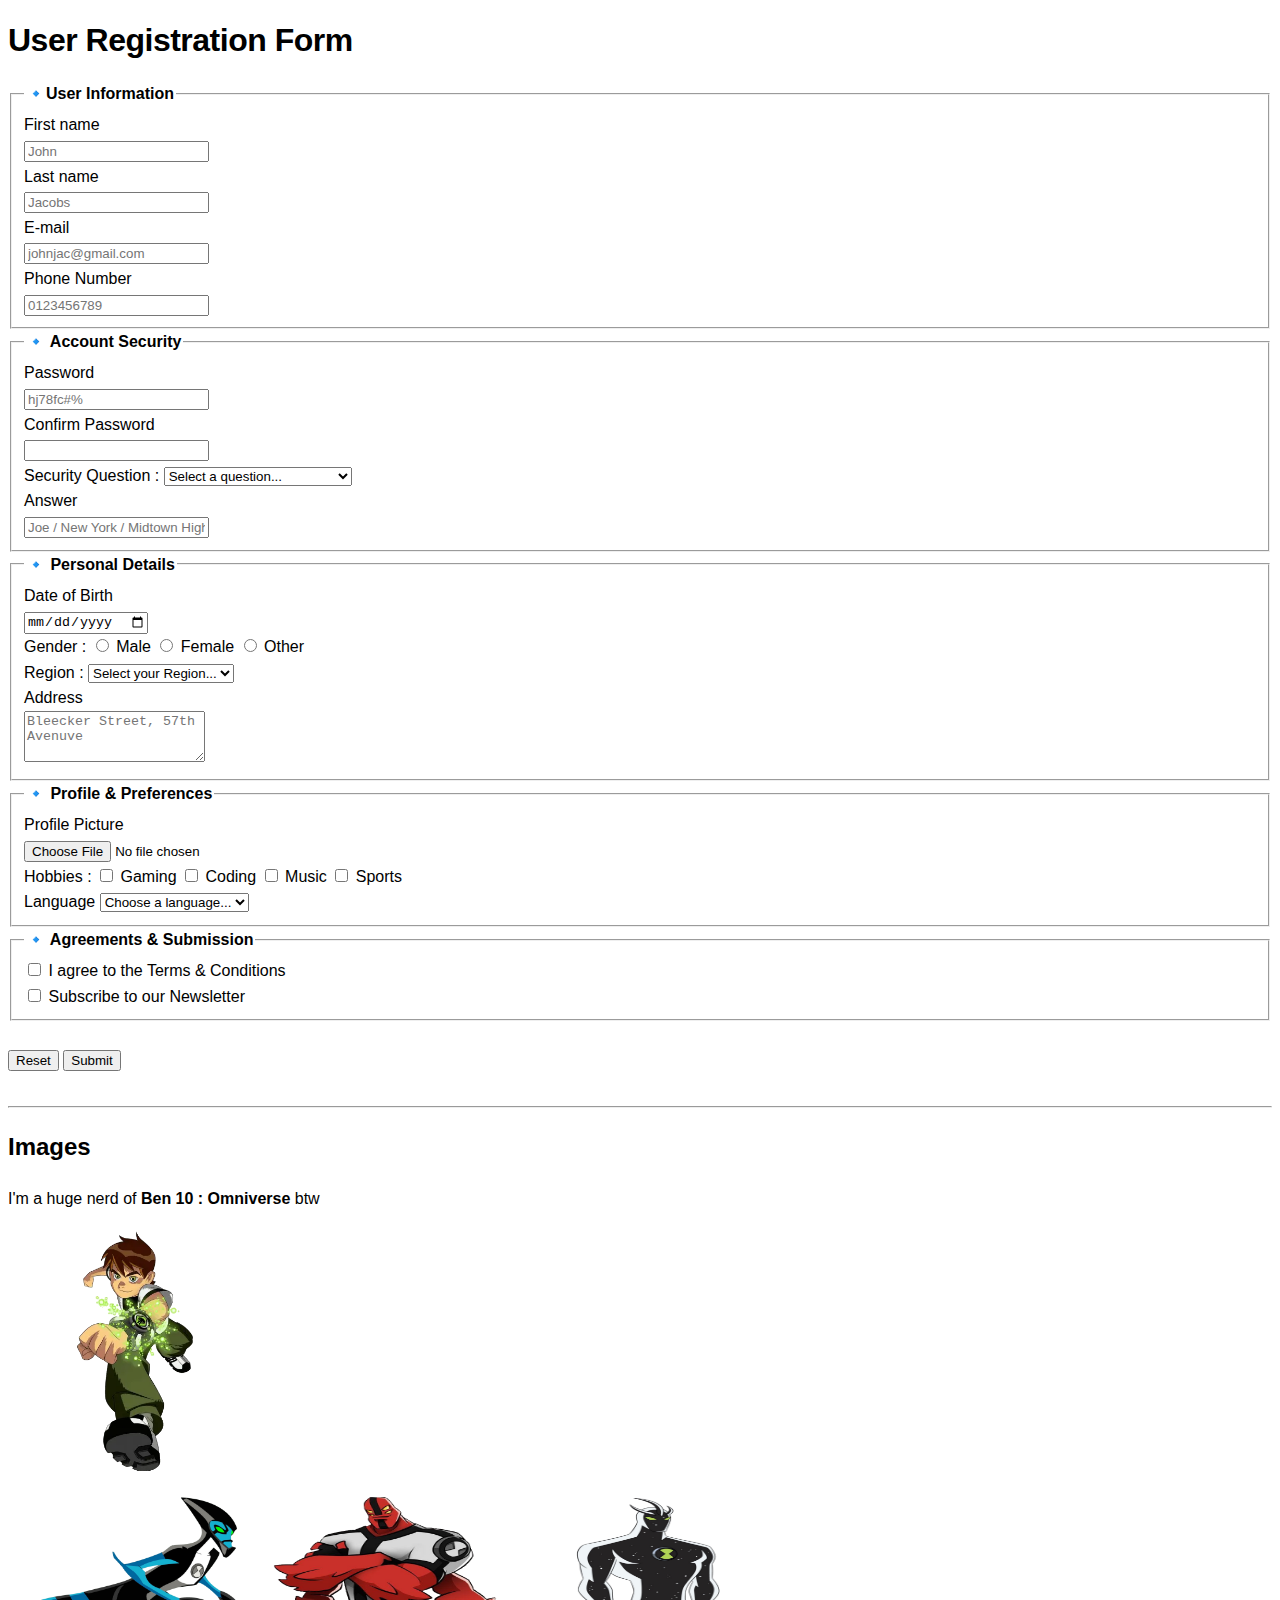
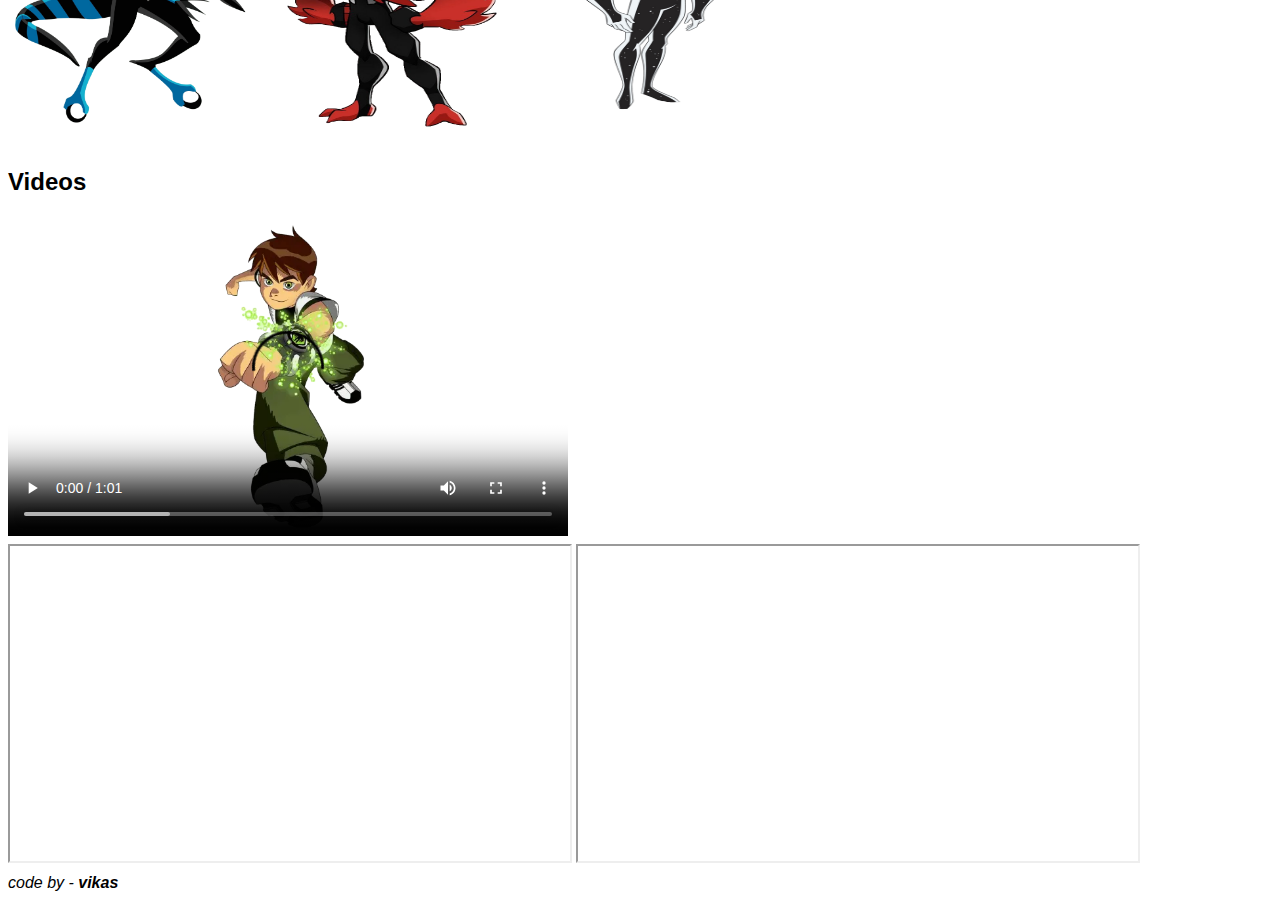
<file: index.html>
<!DOCTYPE html>
<html lang="en-US">
<head>
    <meta charset="UTF-8">
    <meta name="viewport" content="width=device-width, initial-scale=1.0">
    <meta name="author" content="Vikas">
    <meta name="description" content="repo for my daily codes">
    <link rel="stylesheet" href="assets/style.css">
    <title>Daily codes</title>
</head>
<body>
    <header>
        <!-- HTML Form -->
         <h1>User Registration Form</h1>
    </header>
    <main>
        <section>
            <form>
            <fieldset>
                <legend><strong>🔹User Information</strong></legend>
                    <!-- First Name -->
                    <label for="fname">First name</label><br>
                    <input type="text" id="fname" name="fname" placeholder="John" required minlength="3" maxlength="20"><br>
                
                    <!-- Last Name -->
                    <label for="lname">Last name</label> <br>
                    <input type="text" id="lname" name="lname" placeholder="Jacobs" minlength="3" maxlength="20"> <br>

                    <!-- E-mail -->
                    <label for="email">E-mail</label><br>
                    <input type="email" id="email" name="email" placeholder="johnjac@gmail.com" required><br>

                    <!-- Phone -->
                    <label for="phone">Phone Number</label><br>
                    <input type="tel" id="phone" name="phone" pattern="[0-9]{10}" placeholder="0123456789" required><br>

            </fieldset>

            <fieldset>
                <legend><strong>🔹 Account Security</strong></legend>
                <!-- Password -->
                <label for="pass">Password</label><br>
                <input type="password" id="pass" name="pass" placeholder="hj78fc#%" minlength="8" maxlength="16" required><br>

                <label for="confirm-pass">Confirm Password</label><br>
                <input type="password" id="confirm-pass" name="confirm-pass" minlength="8" maxlength="16" required><br>

                <!-- Security Question -->
                <label for="security-Q">Security Question :</label>
                <select name="security-Q" id="security-Q" required>
                    <option value="">Select a question...</option>
                    <option value="pet">What is your first pet name?</option>
                    <option value="school">What is your first school?</option>
                    <option value="city">In what city were you born?</option>
                </select><br>

                <label for="security-A">Answer</label><br>
                <input type="text" id="security-A" name="security-A" placeholder="Joe / New York / Midtown High School" required><br>
            </fieldset>

            <fieldset>
                <legend><strong>🔹 Personal Details</strong></legend>
                    <!-- Date of Birth -->
                    <label for="dob">Date of Birth</label><br>
                    <input type="date" id="dob" name="dob" required><br>
                
                    <!-- Gender -->
                    <label for="gender">Gender :</label>

                    <input type="radio" id="male" name="gender" value="male">
                    <label for="male">Male</label>

                    <input type="radio" id="female" name="gender" value="female">
                    <label for="female">Female</label>

                    <input type="radio" id="other" name="gender" value="other">
                    <label for="other">Other</label><br>

                    <!-- Region / Continent -->
                    <label for="Continent">Region :</label>
                    <select name="Continent" id="Continent" required>
                        <option value="">Select your Region...</option>
                        <option value="NA">North America</option>
                        <option value="SA">South America</option>
                        <option value="EU">Europe</option>
                        <option value="AS">Asia</option>
                        <option value="AUS">Australia</option>
                        <option value="AF">Africa</option>
                        <option value="AN">Antarctica</option>
                    </select><br>

                    <!-- Address -->
                    <label for="address">Address</label><br>
                    <textarea name="address" id="address" placeholder="Bleecker Street, 57th Avenuve" rows="3" required></textarea><br>
            </fieldset>

            <fieldset>
                <legend><strong>🔹 Profile & Preferences</strong></legend>

                    <!-- Profile Picutre -->
                    <label for="pfp">Profile Picture</label><br>
                    <input type="file" id="pfp" name="pfp" accept="image/*"><br>

                    <!-- Interests -->
                    <label for="interests">Hobbies :</label>
                    <input type="checkbox"  id="gaming" name="interests" value="Gaming">
                    <label for="gaming">Gaming</label>
                    <input type="checkbox" id="coding" name="interests" value="Coding">
                    <label for="coding">Coding</label>
                    <input type="checkbox" id="music" name="interests" value="Music">
                    <label for="music">Music</label>
                    <input type="checkbox" id="sports" name="interests" value="Sports">
                    <label for="sports">Sports</label><br>
                    
                    <!-- Languages -->
                     <label for="lang">Language</label>
                     <select name="lang" id="lang">
                        <option value="">Choose a language...</option>
                        <option value="English">English</option>
                        <option value="Spanish">Spanish</option>
                        <option value="French">French</option>
                        <option value="German">German</option>
                        <option value="Urdu">Urdu</option>
                        <option value="Hindi">Hindi</option>
                        <option value="Chinese">Chinese</option>
                        <option value="Japanese">Japanese</option>
                        <option value="Korean">Korean</option>
                    </select><br>
            </fieldset>

            <fieldset>
                <legend><strong>🔹 Agreements & Submission</strong></legend>
                    <!-- Terms and Conditions -->
                    <input type="checkbox" id="T&C" name="T&C" required>
                    <label for="T&C">I agree to the Terms & Conditions</label><br>

                    <!-- Newsletter Subscribe -->
                     <input type="checkbox" id="Newsletter" name="Newsletter">
                     <label for="Newsletter">Subscribe to our Newsletter</label>
            </fieldset>
            
                <br>

                    <div>
                        <!--Reset & Submit Button -->
                        <input type="reset">
                        <input type="submit">
                    </div>

                <br>
            </form>
        </section><hr>

        <section>
            <!-- Image and Videos Showcase -->
            <h2>Images</h2>

                    <p>I'm a huge nerd of <strong>Ben 10 : Omniverse</strong> btw</p>

                    <!-- src="" --> <!-- optimized format -->
                    <!-- alt="" --> <!-- improves accessibility, SEO -->
                    <!-- width="", height="" --> <!-- prevents CLS ( Cmulative Layout Shift ) -->
                    <!-- loading="lazy" --> <!-- improves performance loads only when the user is about to see it -->
                    <!-- decoding="async" --> <!-- faster paint, non-blocking -->
                    <img
                    src="assets/images/webp/ben-10-webp.webp" 
                    alt="Ben Tennyson with his omnitrix"
                    title="Ben Tennyson"
                    width="250"
                    height="250"
                    loading="lazy"
                    decoding="async" 
                    />

            <div>
                <!-- XLR8 -->         
                <img src="assets/ben10-xlr8-png.png"
                alt="This is alien XLR8" 
                height="250" width="250"
                loading="lazy"
                >

                <!-- Rath -->
               <!-- <img src="assets/ben10-rath-avif.avif" 
                alt="This is alien Heatblast" 
                height="250" width="250"
                loading="lazy"
                 > -->

                <!-- Fourarms -->
                <img src="assets/ben10-fourarms-png.png" 
                alt="This is alien Fourarms" 
                height="250" width="250"
                loading="lazy"
                >

                <!-- AlienX -->
                <img src="assets/ben10-alienX-png.png" 
                alt="This is alien AlienX" 
                height="250" width="250"
                loading="lazy"
                >
            </div>

        <article>
            <h2>Videos</h2> <!--width="340" height="240"-->
            <video 
            src="assets/videos/Ben10-Classic-OpeningTheme(eng).mp4"
            controls
            loop
            playsinline
            preload="metadata" 
            height="315"
            width="560"
            poster="assets/images/vidoecover/ben-10-webp.webp"
            >
            Sorry, your browser doesn't support embedded videos.
            </video>
        </article>
        </section>

        <section>
            <!-- Embedding iframes(inline frame) -->

            <!-- referrerPolicy="no-referrer" = 🔒 Don't tell iframe where the user came from (privacy) -->
            <!--sandbox="allow-scripts allow-same-origin" = 🛡️ Only allow scripts + access to its own data (safe but usable) -->
            
            <iframe 
             src="https://www.youtube.com/embed/XbhecuoEgxs?si=Gtso8z1vFziJqy8E&amp;start=253"
             title="Marvel edit" 
             height="315"
             width="560"
             loading="lazy"
             allowfullscreen
             referrerpolicy="no-referrer"
             
             > </iframe>

             <iframe 
             src="https://www.youtube.com/embed/jKSi87myWds?si=qsOjG_bz7k8z11M7"
             title="Ben 10 Omniverse Theme track" 
             height="315"
             width="560"
             loading="lazy"
             allowfullscreen
             referrerpolicy="no-referrer"
             sandbox="allow-scripts allow-same-origin"
             > </iframe>

        </section>

        <section class="ben10">
            
        </section>

    </main>
    <footer>
        <em>code by - <strong>vikas</strong></em>
    </footer>
</body>
</html>
</file>
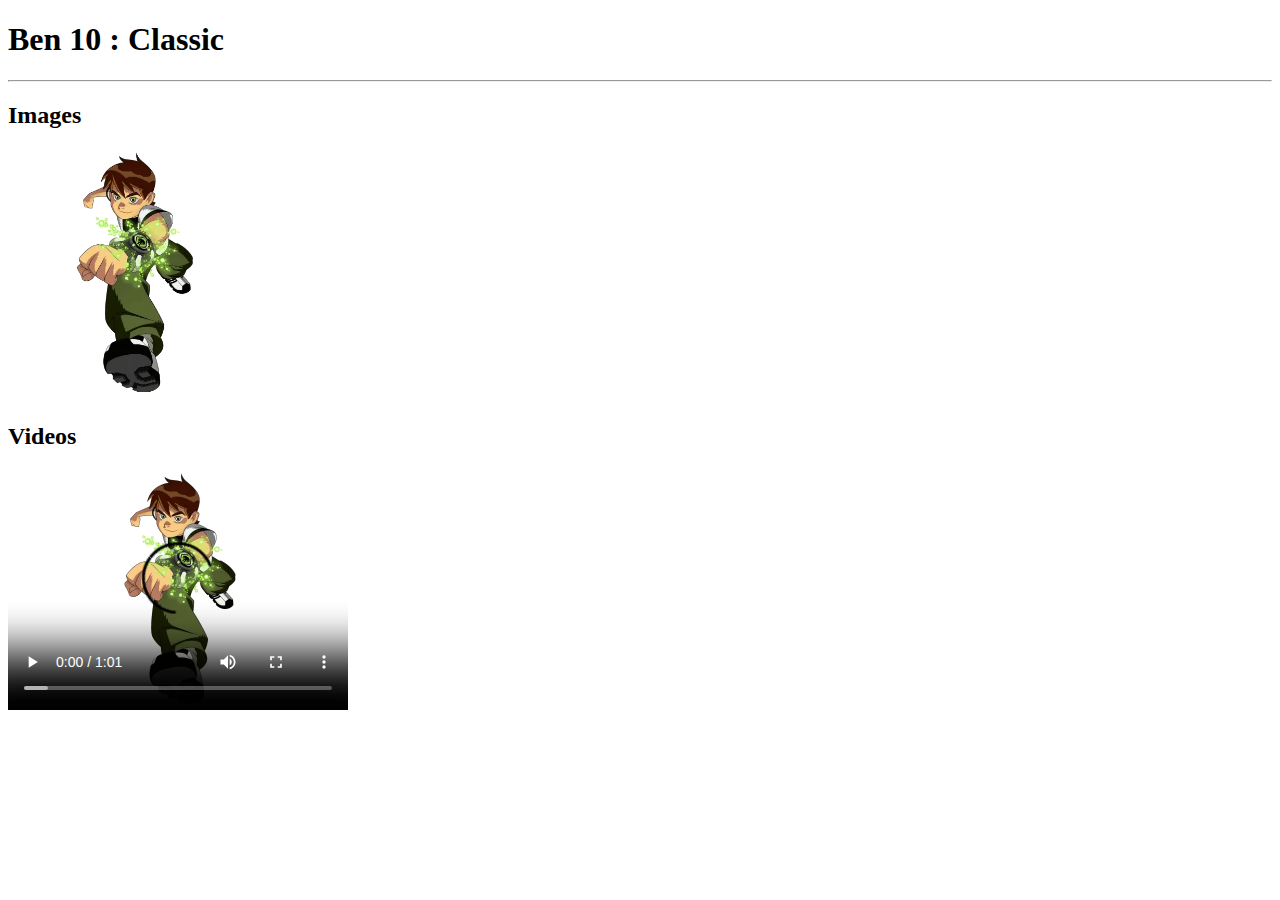
<file: assets/index.html>
<!DOCTYPE html>
<html lang="en">
<head>
    <meta charset="UTF-8">
    <meta name="viewport" content="width=device-width, initial-scale=1.0">
    <meta name="author" content="Vikas Kapparad">
    <meta name="description" content="Playing with HTML images and implementing modern practices">
    <title>Responsive Image Pro Task</title>
</head>
<body>
    <header>
        <h1><strong>Ben 10 : Classic</strong></h1><hr>
    </header>
    <main>
        <section>
            <h2>Images</h2>
                    <!-- src="" --> <!-- optimized format -->
                    <!-- alt="" --> <!-- improves accessibility, SEO -->
                    <!-- width="", height="" --> <!-- prevents CLS ( Cmulative Layout Shift ) -->
                    <!-- loading="lazy" --> <!-- improves performance loads only when the user is about to see it -->
                    <!-- decoding="async" --> <!-- faster paint, non-blocking -->
                    <img
                    src="images/webp/ben-10-webp.webp" 
                    alt="Ben Tennyson with his omnitrix"
                    title="Ben Tennyson"
                    width="250"
                    height="250"
                    loading="lazy"
                    decoding="async" 
                    />
        </section>

        <section>
            <h2>Videos</h2>
            <article>

            </article>
                <video 
                src="videos/Ben 10-Classic-OpeningTheme(eng).mp4"
                controls
                loop
                playsinline
                preload="metadata" 
                width="340" height="240"
                poster="images/vidoecover/ben-10-webp.webp"
                >
                Sorry, your browser doesn't support embedded videos.
                </video>
        </section>
    </main>
</body>
</html>
</file>
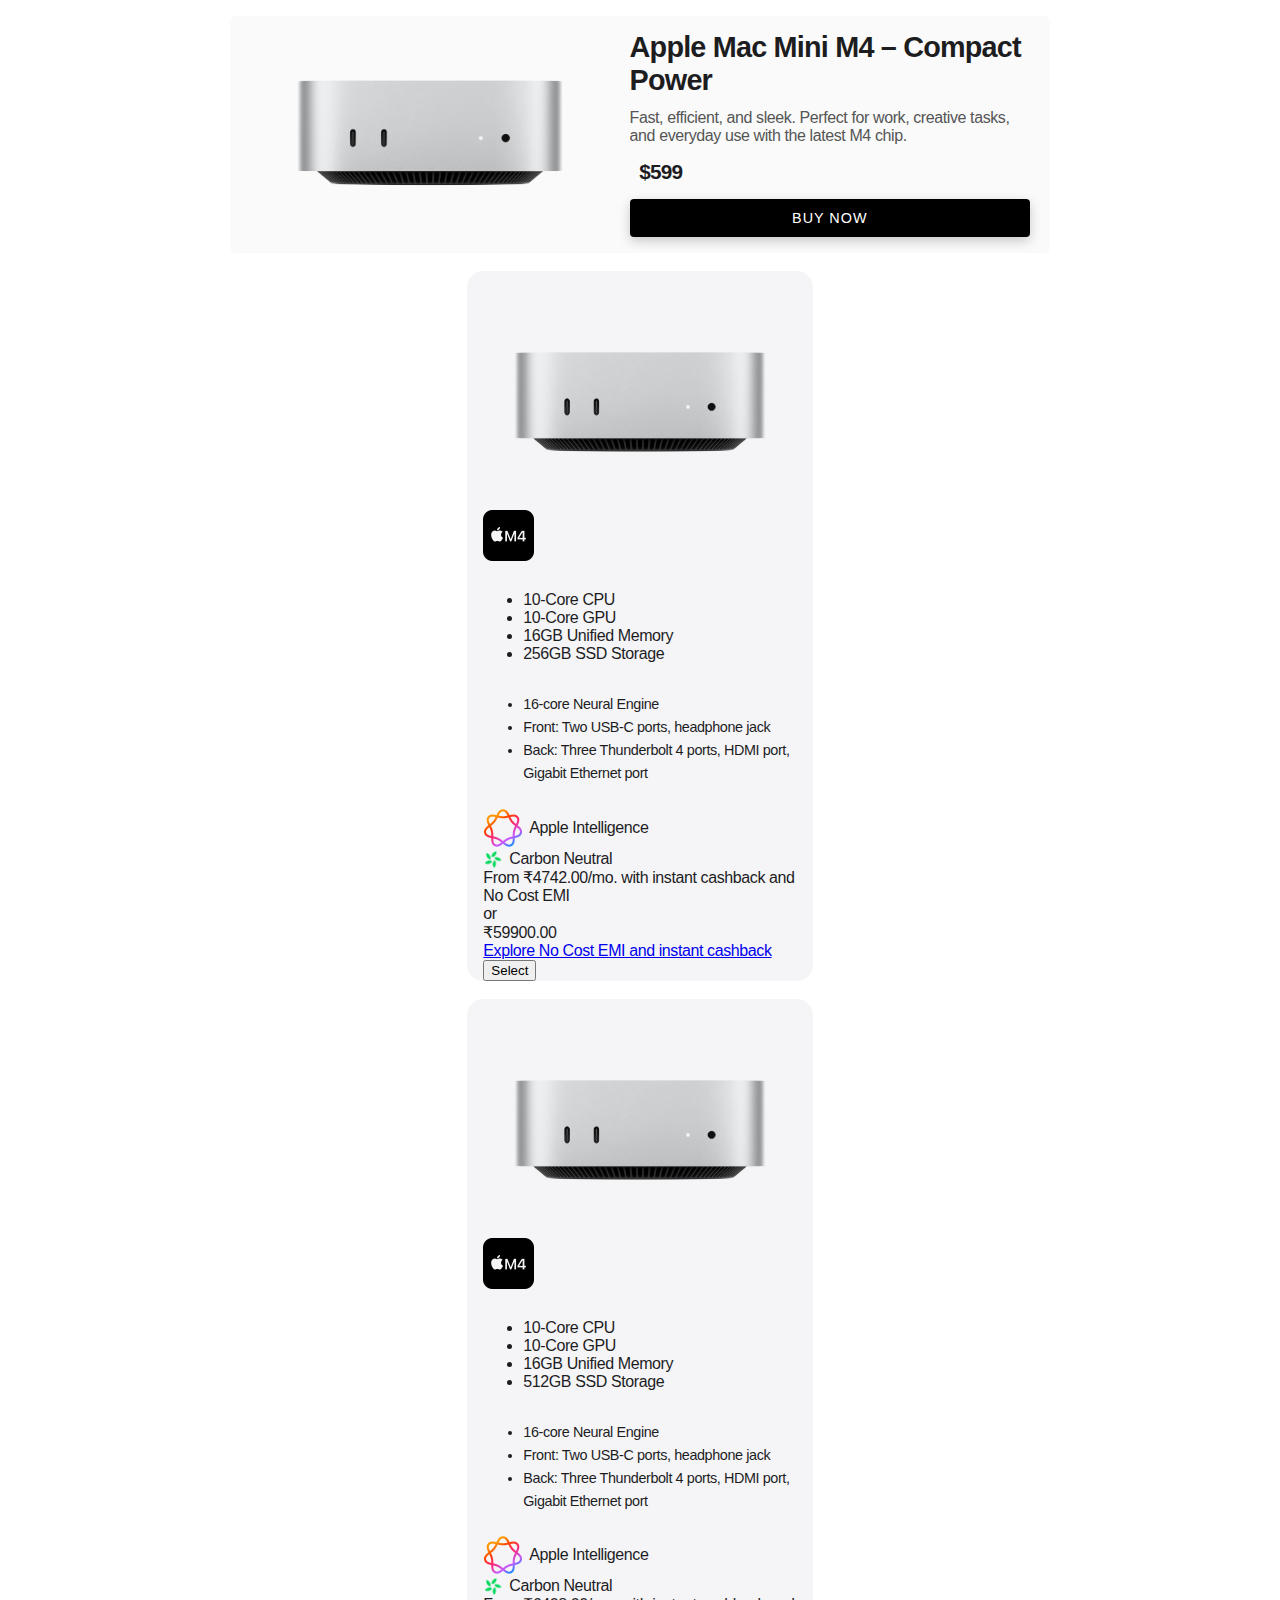
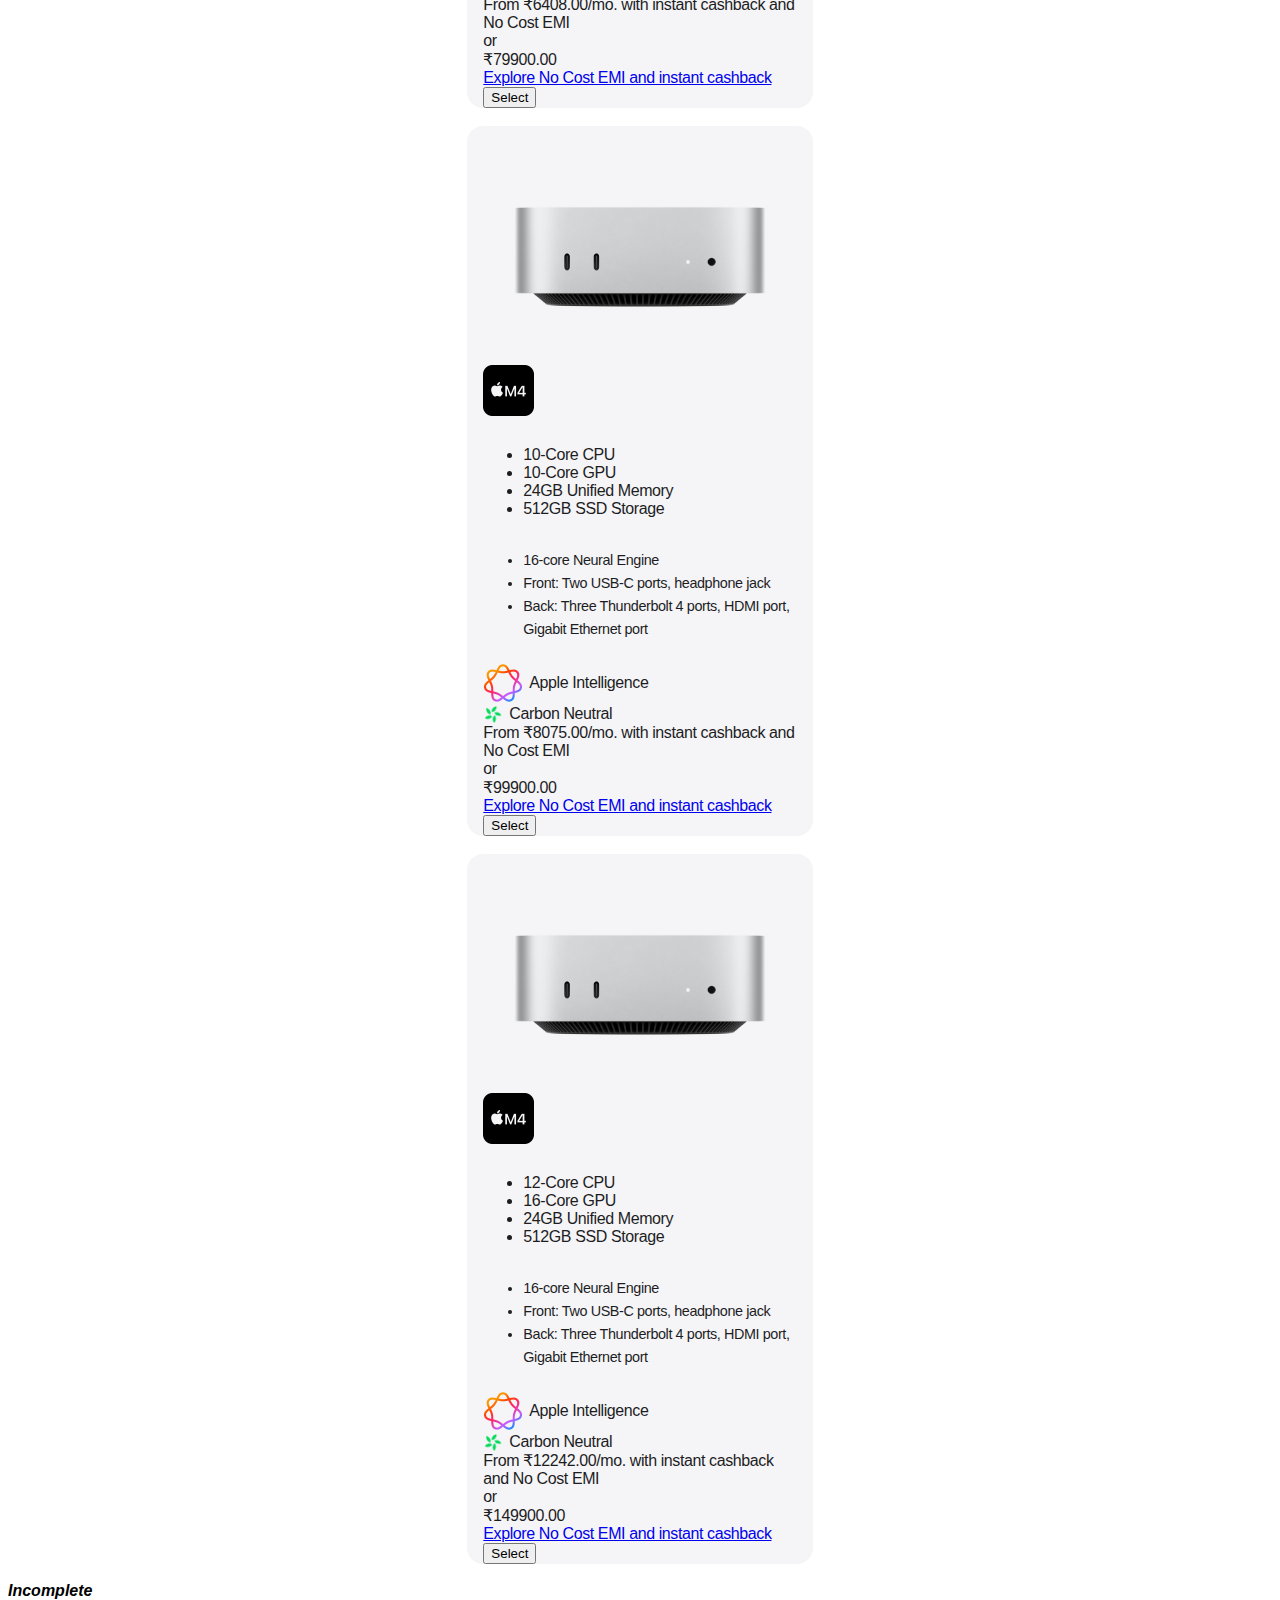
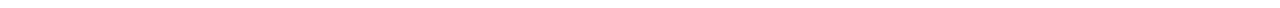
<file: e-com/index.html>
<!DOCTYPE html>
<html lang="en">
<head>
    <meta charset="UTF-8">
    <meta name="viewport" content="width=device-width, initial-scale=1.0">
    <link rel="stylesheet" href="style.css">
    <title>E-Commerce</title>
</head>
<body>
    <main>
    <!-- 🔲 PRODUCT CARD: MAC MINI (Compact View) -->
    <div class="macmini-product-card">
        <!-- 📷 Image Section -->
        <div class="macmini-img">
            <img src="../assets/Mac-mini-m4.jpg" alt="Apple Mac Mini M4 - sleek compact desktop">
        </div>

        <!-- 📝 Product Info -->
        <div class="macmini-info">
            <h2 class="macmini-title">Apple Mac Mini M4 – Compact Power</h2>
            <p class="macmini-description">Fast, efficient, and sleek. Perfect for work, creative tasks, and everyday use with the latest M4 chip.</p>
            <div class="macmini-price">$599</div>
            <button class="macmini-buy-btn">Buy Now</button>
        </div>
    </div>

    <!-- 🔲 PRODUCT CARD: MAC MINI (Detailed View) -->
    <div class="mac-mini-product-bundle-container">
        <!-- BUNDLE - 1 -->
        <div class="mac-mini-product-bundle">
            <!-- 📷 Product Image -->
            <div class="product-bundle-image">
                <img src="../e-com/apple-mac-mini/mac-mini.jpeg" alt="Mac mini">
            </div>

            <!-- 🧠 Specs & Details -->
            <div class="product-bundle-details">
                
                <!-- 🧩 Top Specs Group -->
                <div class="productbundle-title">
                    <!-- 🔹 Eyebrow Icon -->
                    <div class="macbundle-eyebrow">
                        <img src="../e-com/apple-mac-mini/mac-mini-m4-icon.png" alt="Mac mini M4 Chip">
                    </div>

                    <!-- 🔸 Basic Specs -->
                    <div class="product-bundle-specs-header">
                        <ul>
                            <li>10-Core CPU</li>
                            <li>10-Core GPU</li>
                            <li>16GB Unified Memory</li>
                            <li>256GB SSD Storage</li>
                        </ul>
                    </div>
                </div>

                <!-- 📋 Additional Specs -->
                <div class="product-bundle-specs-list">
                    <ul>
                        <li>16-core Neural Engine</li>
                        <li>Front: Two USB‑C ports, headphone jack</li>
                        <li>Back: Three Thunderbolt 4 ports, HDMI port, Gigabit Ethernet port</li> 
                    </ul>
                </div>

                <!-- 🌱 Attributes/Features (AI & Sustainability) -->
                <div class="mac-attr-feat-wrapper">
                    <!-- 🤖 Apple Intelligence -->
                    <div class="mac-attr-feat-ai">
                        <img src="../e-com/apple-mac-mini/store-feature-mac-btr-appleintelligence.png" alt="Apple Intelligence">
                        <span class="apple-ai">Apple Intelligence</span>
                    </div>

                    <!-- 🌍 Carbon Neutral -->
                    <div class="mac-attr-feat-cn">
                        <img src="../e-com/apple-mac-mini/store-mac-btr-carbonneutralityrating.png" alt="Carbon Neutral" width="18px">
                        <span class="apple-cn">Carbon Neutral</span>
                    </div> 
                </div>

                <!-- 💰 Pricing Section -->
                <div class="product-bundle-price-container">
                    <div class="current-price-typography">From ₹4742.00/mo. with instant cashback and No Cost EMI</div>
                    <div class="price-separator">or</div>
                    <div class="current-price-typography">₹59900.00</div>
                    <div class="price-explore-emi"><a href="#">Explore No Cost EMI and instant cashback</a></div>
                </div>

                <!-- 🛒 Action Button -->
                <button type="button" role="button" class="select-mac-product">Select</button>
            </div>
        </div>

        <!-- BUNDLE - 2 -->
        <div class="mac-mini-product-bundle">
            <!-- 📷 Product Image -->
            <div class="product-bundle-image">
                <img src="../e-com/apple-mac-mini/mac-mini.jpeg" alt="Mac mini">
            </div>

            <!-- 🧠 Specs & Details -->
            <div class="product-bundle-details">
                
                <!-- 🧩 Top Specs Group -->
                <div class="productbundle-title">
                    <!-- 🔹 Eyebrow Icon -->
                    <div class="macbundle-eyebrow">
                        <img src="../e-com/apple-mac-mini/mac-mini-m4-icon.png" alt="Mac mini M4 Chip">
                    </div>

                    <!-- 🔸 Basic Specs -->
                    <div class="product-bundle-specs-header">
                        <ul>
                            <li>10-Core CPU</li>
                            <li>10-Core GPU</li>
                            <li>16GB Unified Memory</li>
                            <li>512GB SSD Storage</li>
                        </ul>
                    </div>
                </div>

                <!-- 📋 Additional Specs -->
                <div class="product-bundle-specs-list">
                    <ul>
                        <li>16-core Neural Engine</li>
                        <li>Front: Two USB‑C ports, headphone jack</li>
                        <li>Back: Three Thunderbolt 4 ports, HDMI port, Gigabit Ethernet port</li> 
                    </ul>
                </div>

                <!-- 🌱 Attributes/Features (AI & Sustainability) -->
                <div class="mac-attr-feat-wrapper">
                    <!-- 🤖 Apple Intelligence -->
                    <div class="mac-attr-feat-ai">
                        <img src="../e-com/apple-mac-mini/store-feature-mac-btr-appleintelligence.png" alt="Apple Intelligence">
                        <span class="apple-ai">Apple Intelligence</span>
                    </div>

                    <!-- 🌍 Carbon Neutral -->
                    <div class="mac-attr-feat-cn">
                        <img src="../e-com/apple-mac-mini/store-mac-btr-carbonneutralityrating.png" alt="Carbon Neutral" width="18px">
                        <span class="apple-cn">Carbon Neutral</span>
                    </div> 
                </div>

                <!-- 💰 Pricing Section -->
                <div class="product-bundle-price-container">
                    <div class="current-price-typography">From ₹6408.00/mo. with instant cashback and No Cost EMI</div>
                    <div class="price-separator">or</div>
                    <div class="current-price-typography">₹79900.00</div>
                    <div class="price-explore-emi"><a href="#">Explore No Cost EMI and instant cashback</a></div>
                </div>

                <!-- 🛒 Action Button -->
                <button type="button" role="button" class="select-mac-product">Select</button>
            </div>
        </div>

        <!-- BUNDLE - 3 -->
        <div class="mac-mini-product-bundle">
            <!-- 📷 Product Image -->
            <div class="product-bundle-image">
                <img src="../e-com/apple-mac-mini/mac-mini.jpeg" alt="Mac mini">
            </div>

            <!-- 🧠 Specs & Details -->
            <div class="product-bundle-details">
                
                <!-- 🧩 Top Specs Group -->
                <div class="productbundle-title">
                    <!-- 🔹 Eyebrow Icon -->
                    <div class="macbundle-eyebrow">
                        <img src="../e-com/apple-mac-mini/mac-mini-m4-icon.png" alt="Mac mini M4 Chip">
                    </div>

                    <!-- 🔸 Basic Specs -->
                    <div class="product-bundle-specs-header">
                        <ul>
                            <li>10-Core CPU</li>
                            <li>10-Core GPU</li>
                            <li>24GB Unified Memory</li>
                            <li>512GB SSD Storage</li>
                        </ul>
                    </div>
                </div>

                <!-- 📋 Additional Specs -->
                <div class="product-bundle-specs-list">
                    <ul>
                        <li>16-core Neural Engine</li>
                        <li>Front: Two USB‑C ports, headphone jack</li>
                        <li>Back: Three Thunderbolt 4 ports, HDMI port, Gigabit Ethernet port</li> 
                    </ul>
                </div>

                <!-- 🌱 Attributes/Features (AI & Sustainability) -->
                <div class="mac-attr-feat-wrapper">
                    <!-- 🤖 Apple Intelligence -->
                    <div class="mac-attr-feat-ai">
                        <img src="../e-com/apple-mac-mini/store-feature-mac-btr-appleintelligence.png" alt="Apple Intelligence">
                        <span class="apple-ai">Apple Intelligence</span>
                    </div>

                    <!-- 🌍 Carbon Neutral -->
                    <div class="mac-attr-feat-cn">
                        <img src="../e-com/apple-mac-mini/store-mac-btr-carbonneutralityrating.png" alt="Carbon Neutral" width="18px">
                        <span class="apple-cn">Carbon Neutral</span>
                    </div> 
                </div>

                <!-- 💰 Pricing Section -->
                <div class="product-bundle-price-container">
                    <div class="current-price-typography">From ₹8075.00/mo. with instant cashback and No Cost EMI</div>
                    <div class="price-separator">or</div>
                    <div class="current-price-typography">₹99900.00</div>
                    <div class="price-explore-emi"><a href="#">Explore No Cost EMI and instant cashback</a></div>
                </div>

                <!-- 🛒 Action Button -->
                <button type="button" role="button" class="select-mac-product">Select</button>
            </div>
        </div>

        <!-- BUNDLE - 4 -->
        <div class="mac-mini-product-bundle">
            <!-- 📷 Product Image -->
            <div class="product-bundle-image">
                <img src="../e-com/apple-mac-mini/mac-mini.jpeg" alt="Mac mini">
            </div>

            <!-- 🧠 Specs & Details -->
            <div class="product-bundle-details">
                
                <!-- 🧩 Top Specs Group -->
                <div class="productbundle-title">
                    <!-- 🔹 Eyebrow Icon -->
                    <div class="macbundle-eyebrow">
                        <img src="../e-com/apple-mac-mini/mac-mini-m4-icon.png" alt="Mac mini M4 Chip">
                    </div>

                    <!-- 🔸 Basic Specs -->
                    <div class="product-bundle-specs-header">
                        <ul>
                            <li>12-Core CPU</li>
                            <li>16-Core GPU</li>
                            <li>24GB Unified Memory</li>
                            <li>512GB SSD Storage</li>
                        </ul>
                    </div>
                </div>

                <!-- 📋 Additional Specs -->
                <div class="product-bundle-specs-list">
                    <ul>
                        <li>16-core Neural Engine</li>
                        <li>Front: Two USB‑C ports, headphone jack</li>
                        <li>Back: Three Thunderbolt 4 ports, HDMI port, Gigabit Ethernet port</li> 
                    </ul>
                </div>

                <!-- 🌱 Attributes/Features (AI & Sustainability) -->
                <div class="mac-attr-feat-wrapper">
                    <!-- 🤖 Apple Intelligence -->
                    <div class="mac-attr-feat-ai">
                        <img src="../e-com/apple-mac-mini/store-feature-mac-btr-appleintelligence.png" alt="Apple Intelligence">
                        <span class="apple-ai">Apple Intelligence</span>
                    </div>

                    <!-- 🌍 Carbon Neutral -->
                    <div class="mac-attr-feat-cn">
                        <img src="../e-com/apple-mac-mini/store-mac-btr-carbonneutralityrating.png" alt="Carbon Neutral" width="18px">
                        <span class="apple-cn">Carbon Neutral</span>
                    </div> 
                </div>

                <!-- 💰 Pricing Section -->
                <div class="product-bundle-price-container">
                    <div class="current-price-typography">From ₹12242.00/mo. with instant cashback and No Cost EMI</div>
                    <div class="price-separator">or</div>
                    <div class="current-price-typography">₹149900.00</div>
                    <div class="price-explore-emi"><a href="#">Explore No Cost EMI and instant cashback</a></div>
                </div>

                <!-- 🛒 Action Button -->
                <button type="button" role="button" class="select-mac-product">Select</button>
            </div>
        </div>
    </div>

    <!-- 🚧 Note: Incomplete -->
    <strong><em>Incomplete</em></strong>
</main>
</body>
</html>
<!-- <div class="productbundle-pricecontainer.tyopgraphy-label">
                <div class="prices-currentprice.typography-label"></div>
                <div class="prices-installment-separator"></div>
                <div class="prices-currentprice.typography-label"></div> -->
</file>
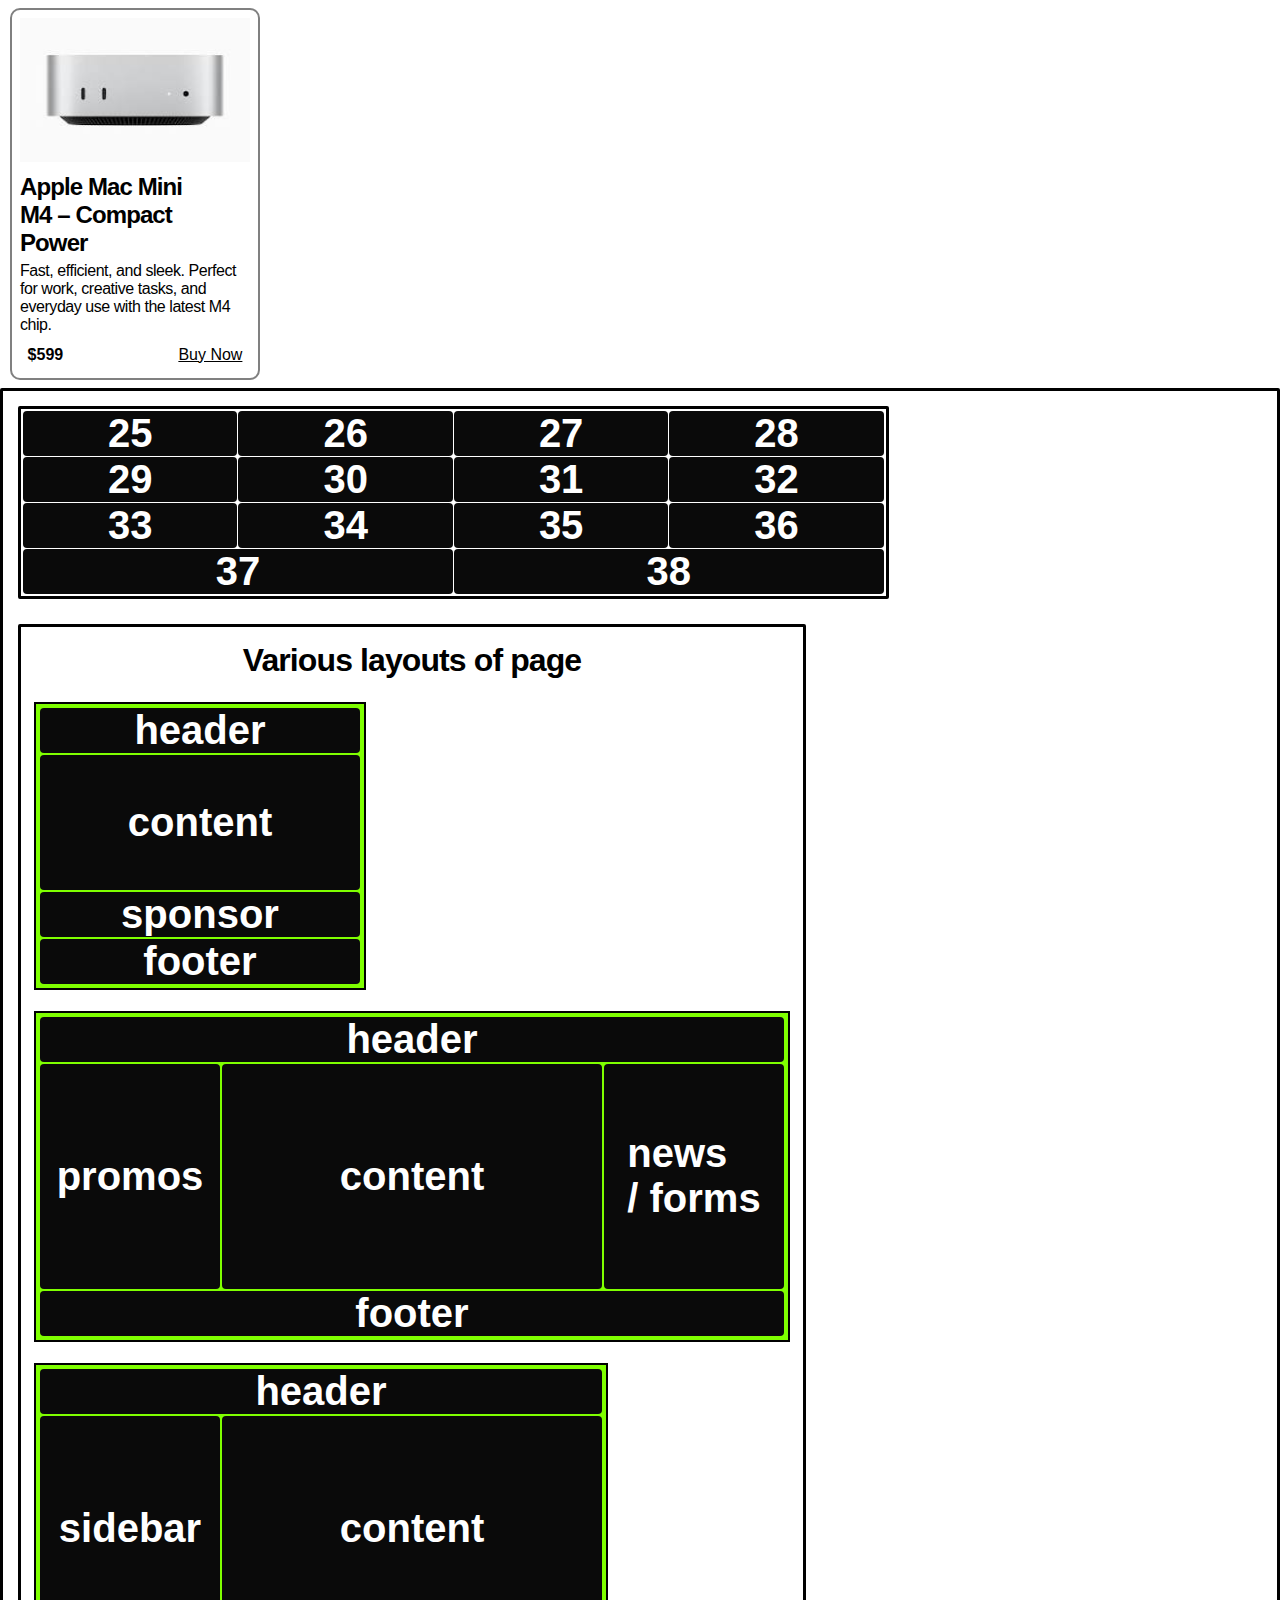
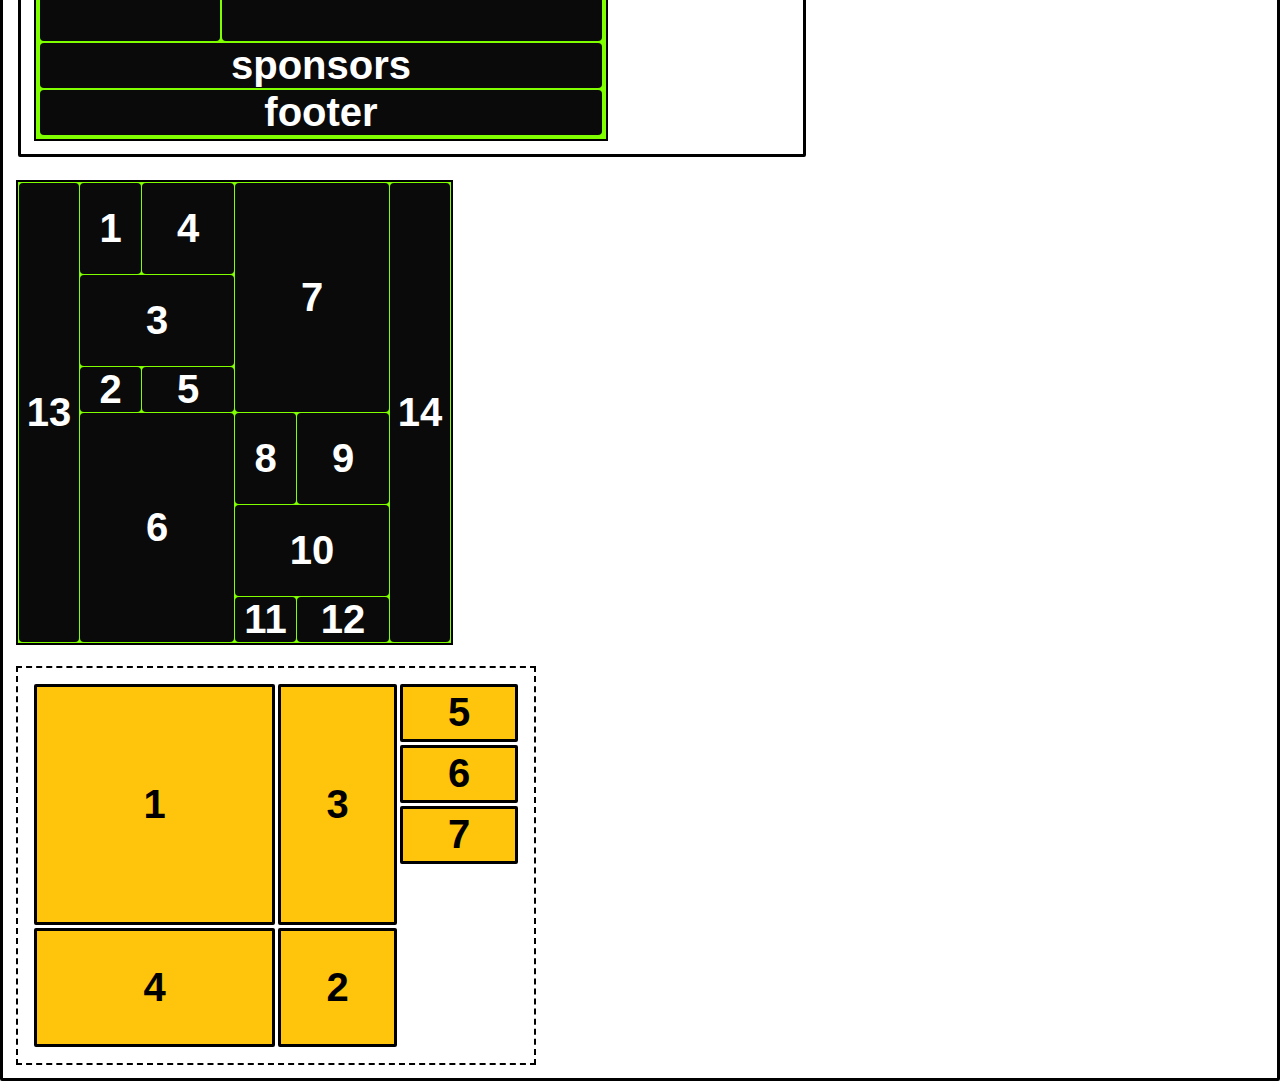
<file: ui-playground/index.html>
<!DOCTYPE html>
<html lang="en">
<head>
    <meta charset="UTF-8">
    <meta name="viewport" content="width=device-width, initial-scale=1.0">
    <link rel="stylesheet" href="style.css">
    <title>Document</title>
</head>
<body>
    <header></header>
    <main>
        <!-- M A C - M I N I -->
        <div class="macmini-product-card">
            <div class="macmini-img">
                <img src="[data-uri]" width="230px" alt="Mac Mini | Apple">
            </div>
            <div class="macmini-info">
                <div class="macmini-title">
                    <h2>Apple Mac Mini M4 – Compact Power</h2>
                </div>
                <div class="macmini-descrp">
                    <p>Fast, efficient, and sleek. Perfect for work, creative tasks, and everyday use with the latest M4 chip.
                    </p>
                </div>
            </div>
            <div class="macmini-CTA">
                <div class="macmini-price">$599</div>
                <div class="macmini-buy-btn">Buy Now</div>
            </div>
        </div>

        <section class="grid-playground">
            <!-- C O N T A I N E R - 4 -->
            <div class="grid-playground grid-container-4th" title="Container-4">
                <div class="grid-item1 25">25</div>
                <div class="grid-item1 26">26</div>
                <div class="grid-item1 27">27</div>
                <div class="grid-item1 28">28</div>
                <div class="grid-item1 25">29</div>
                <div class="grid-item1 30">30</div>
                <div class="grid-item1 31">31</div>
                <div class="grid-item1 32">32</div>
                <div class="grid-item1 33">33</div>
                <div class="grid-item1 34">34</div>
                <div class="grid-item1 35">35</div>
                <div class="grid-item1 36">36</div>
                <div class="grid-item1 37">37</div>
                <div class="grid-item1 38">38</div>
                <!-- <div class="grid-item1 39">39</div>
                <div class="grid-item1 40">40</div> -->
            </div> 

            <!-- C O N T A I N E R - 3 -->
            <div class="grid-playground  grid-container-3rd" title="Container-3">
                <h3>Various layouts of page</h3>
                <div class="grid-container-3-layout-3" title="Mobile responcive stacked layout">
                    <div class="grid-item header">header</div>
                    <div class="grid-item main">content</div>
                    <div class="grid-item sponsor">sponsor</div>
                    <div class="grid-item footer">footer</div>
                </div>

                <div class="grid-container-3-layout-2" title="Column marketing page">
                    <div class="grid-item header">header</div>
                    <div class="grid-item left">promos</div>
                    <div class="grid-item main">content</div>
                    <div class="grid-item right">news <br>/  forms</div>
                    <div class="grid-item footer">footer</div>
                </div>

                <div class="grid-container-3-layout-1" title="Basic page layout">
                    <div class="grid-item header">header</div>
                    <div class="grid-item sidebar">sidebar</div>
                    <div class="grid-item content">content</div>
                    <div class="grid-item sponsor">sponsors</div>
                    <div class="grid-item footer">footer</div>
                </div>
            </div>
            <!-- C O N T A I N E R - 2 -->
            <div class="grid-container-2" title="Container-2">
                <div class="grid-item grid-item-11">1</div>
                <div class="grid-item grid-item-12">2</div>
                <div class="grid-item grid-item-13">3</div>
                <div class="grid-item grid-item-14">4</div>
                <div class="grid-item grid-item-15">5</div>
                <div class="grid-item grid-item-16">6</div>
                <div class="grid-item grid-item-17">7</div>
                <div class="grid-item grid-item-18">8</div>
                <div class="grid-item grid-item-19">9</div>
                <div class="grid-item grid-item-20">10</div>
                <div class="grid-item grid-item-21">11</div>
                <div class="grid-item grid-item-22">12</div>
                <div class="grid-item grid-item-23">13</div>
                <div class="grid-item grid-item-24">14</div>
            </div>
        
            <!-- C O N T A I N E R - 1 -->
            <div class="grid-container-1" title="Container-1">
                <div class="item1 item-01">1</div>
                <div class="item1 item-02">2</div>
                <div class="item1 item-03">3</div>
                <div class="item1 item-04">4</div>
                <div class="item1 item-05">5</div>
                <div class="item1 item-06">6</div>
                <div class="item1 item-07">7</div>
            </div>
        </section>
    </main>
    <footer></footer>
</body>
</html>
</file>
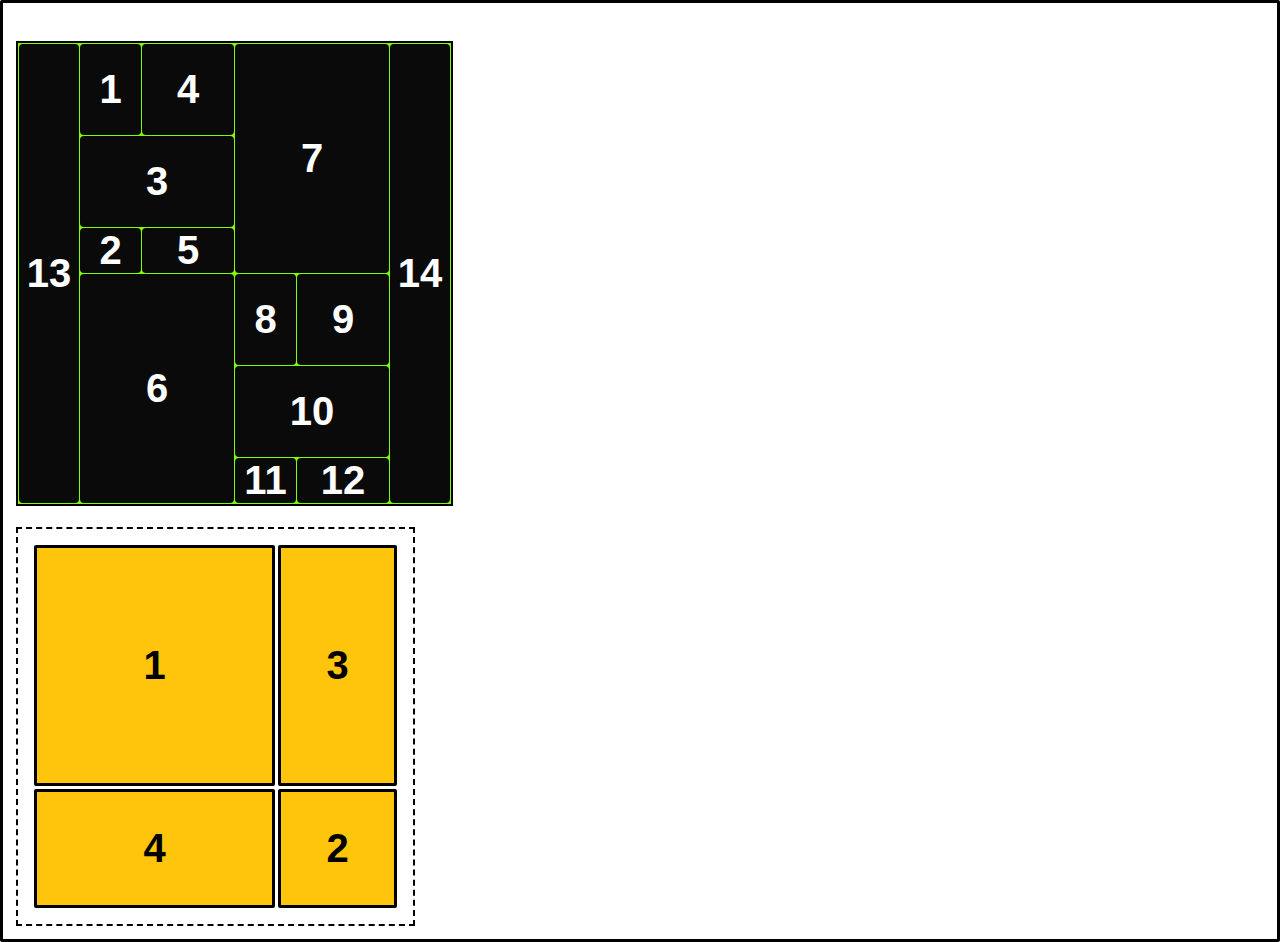
<file: 🔧ui-playground/index.html>
<!DOCTYPE html>
<html lang="en">
<head>
    <meta charset="UTF-8">
    <meta name="viewport" content="width=device-width, initial-scale=1.0">
    <link rel="stylesheet" href="style.css">
    <title>Document</title>
</head>
<body>
    <header></header>
    <main>
        <section class="grid-playground">
            <!-- C O N T A I N E R - 3 -->
            <div class="grid-container-3">
                <div></div>
            </div>
            <!-- C O N T A I N E R - 2 -->
            <div class="grid-container-2">
                <div class="grid-item grid-item-11">1</div>
                <div class="grid-item grid-item-12">2</div>
                <div class="grid-item grid-item-13">3</div>
                <div class="grid-item grid-item-14">4</div>
                <div class="grid-item grid-item-15">5</div>
                <div class="grid-item grid-item-16">6</div>
                <div class="grid-item grid-item-17">7</div>
                <div class="grid-item grid-item-18">8</div>
                <div class="grid-item grid-item-19">9</div>
                <div class="grid-item grid-item-20">10</div>
                <div class="grid-item grid-item-21">11</div>
                <div class="grid-item grid-item-22">12</div>
                <div class="grid-item grid-item-23">13</div>
                <div class="grid-item grid-item-24">14</div>
            </div>
        
            <!-- C O N T A I N E R - 1 -->
            <div class="grid-container-1">
                <div class="item1 item-01">1</div>
                <div class="item1 item-02">2</div>
                <div class="item1 item-03">3</div>
                <div class="item1 item-04">4</div>
            </div>
        </section>
    </main>
    <footer></footer>
</body>
</html>
</file>
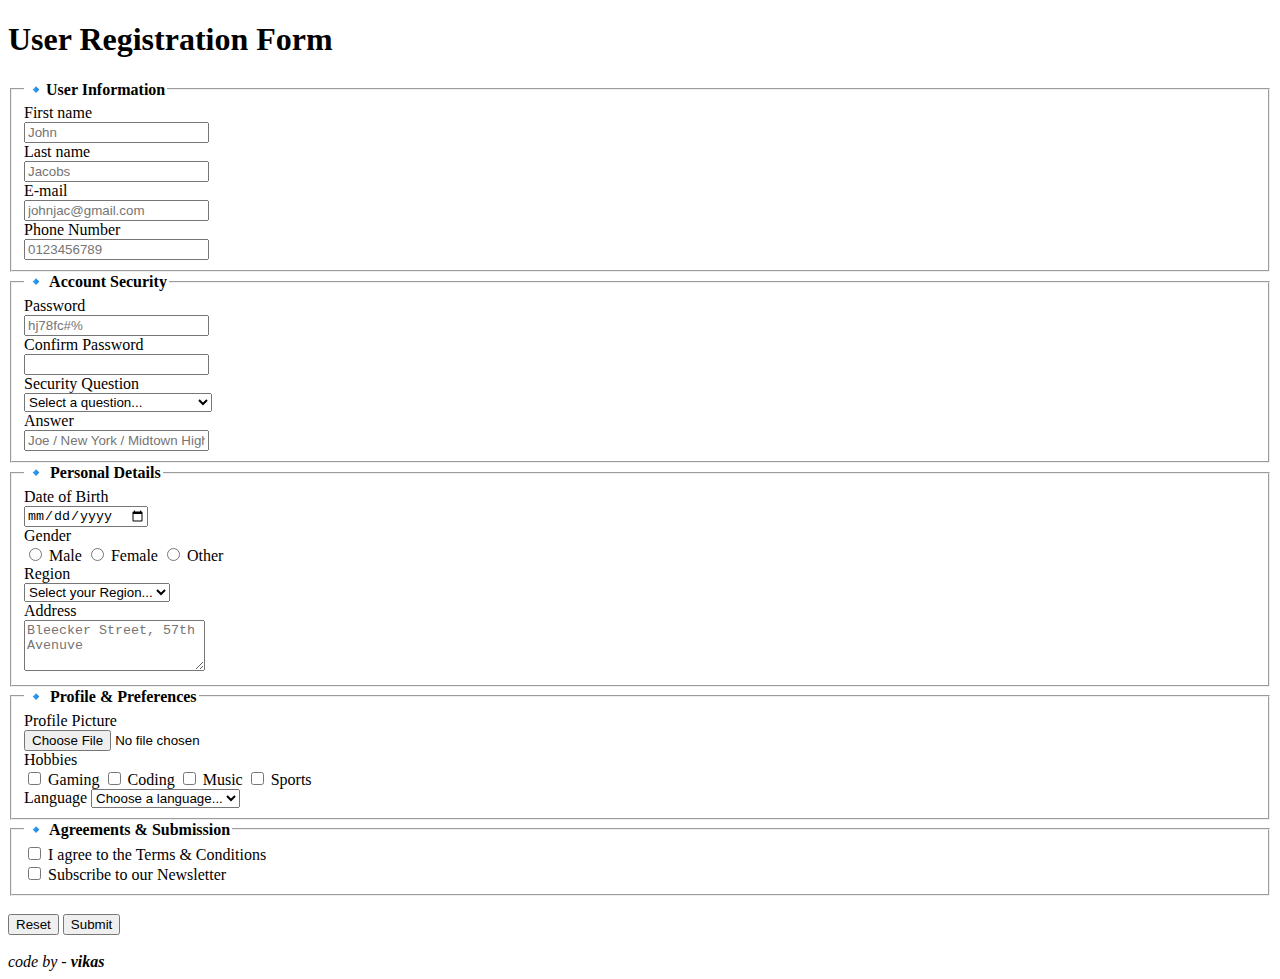
<file: test.html>
<!DOCTYPE html>
<html lang="en-US">
<head>
    <meta charset="UTF-8">
    <meta name="viewport" content="width=device-width, initial-scale=1.0">
    <meta name="author" description="Vikas">
    <meta name="description" content="User Login Form">
    <title>HTML Login Form</title>
</head>
<body>
    <header>
        <!-- HTML Form -->
         <h1>User Registration Form</h1>
    </header>
    <main>
        <section>
            <form>
            <fieldset>
                <legend><strong>🔹User Information</strong></legend>
                    <!-- First Name -->
                    <label for="fname">First name</label><br>
                    <input type="text" id="fname" name="fname" placeholder="John" required minlength="3" maxlength="20"><br>
                
                    <!-- Last Name -->
                    <label for="lname">Last name</label> <br>
                    <input type="text" id="lname" name="lname" placeholder="Jacobs" minlength="3" maxlength="20"> <br>

                    <!-- E-mail -->
                    <label for="email">E-mail</label><br>
                    <input type="email" id="email" name="email" placeholder="johnjac@gmail.com" required><br>

                    <!-- Phone -->
                    <label for="phone">Phone Number</label><br>
                    <input type="tel" id="phone" name="phone" pattern="[0-9]{10}" placeholder="0123456789" required><br>

            </fieldset>

            <fieldset>
                <legend><strong>🔹 Account Security</strong></legend>
                <!-- Password -->
                <label for="pass">Password</label><br>
                <input type="password" id="pass" name="pass" placeholder="hj78fc#%" required maxlength="8"><br>

                <label for="confirm-pass">Confirm Password</label><br>
                <input type="password" id="confirm-pass" name="confirm-pass" maxlength="8" required><br>

                <!-- Security Question -->
                <label for="security-Q">Security Question</label><br>
                <select name="security-Q" id="security-Q" required>
                    <option value="">Select a question...</option>
                    <option value="pet">What is your first pet name?</option>
                    <option value="school">What is your first school?</option>
                    <option value="city">In what city were you born?</option>
                </select><br>

                <label for="security-A">Answer</label><br>
                <input type="text" id="security-A" name="security-A" placeholder="Joe / New York / Midtown High School" required><br>
            </fieldset>

            <fieldset>
                <legend><strong>🔹 Personal Details</strong></legend>
                    <!-- Date of Birth -->
                    <label for="dob">Date of Birth</label><br>
                    <input type="date" id="dob" name="dob" required><br>
                
                    <!-- Gender -->
                    <label for="gender">Gender</label><br>

                    <input type="radio" id="male" name="gender" value="male">
                    <label for="male">Male</label>

                    <input type="radio" id="female" name="gender" value="female">
                    <label for="female">Female</label>

                    <input type="radio" id="other" name="gender" value="other">
                    <label for="other">Other</label><br>

                    <!-- Region / Continent -->
                    <label for="Continent">Region</label><br>
                    <select name="Continent" id="Continent" required><br>
                        <option value="">Select your Region...</option>
                        <option value="NA">North America</option>
                        <option value="SA">South America</option>
                        <option value="EU">Europe</option>
                        <option value="AS">Asia</option>
                        <option value="AUS">Australia</option>
                        <option value="AF">Africa</option>
                        <option value="AN">Antarctica</option>
                    </select><br>

                    <!-- Address -->
                    <label for="address">Address</label><br>
                    <textarea name="address" id="address" placeholder="Bleecker Street, 57th Avenuve" rows="3" required></textarea><br>
            </fieldset>

            <fieldset>
                <legend><strong>🔹 Profile & Preferences</strong></legend>

                    <!-- Profile Picutre -->
                    <label for="pfp">Profile Picture</label><br>
                    <input type="file" id="pfp" name="pfp" accept="image/*"><br>

                    <!-- Interests -->
                    <label for="interests">Hobbies</label><br>
                    <input type="checkbox"  id="gaming" name="interests" value="Gaming">
                    <label for="gaming">Gaming</label>
                    <input type="checkbox" id="coding" name="interests" value="Coding">
                    <label for="coding">Coding</label>
                    <input type="checkbox" id="music" name="interests" value="Music">
                    <label for="music">Music</label>
                    <input type="checkbox" id="sports" name="interests" value="Sports">
                    <label for="sports">Sports</label><br>
                    
                    <!-- Languages -->
                     <label for="lang">Language</label>
                     <select name="lang" id="lang">
                        <option value="">Choose a language...</option>
                        <option value="English">English</option>
                        <option value="Spanish">Spanish</option>
                        <option value="French">French</option>
                        <option value="German">German</option>
                        <option value="Urdu">Urdu</option>
                        <option value="Hindi">Hindi</option>
                        <option value="Chineese">Chineese</option>
                        <option value="Japanese">Japanese</option>
                        <option value="Korean">Korean</option>
                    </select><br>
            </fieldset>

            <fieldset>
                <legend><strong>🔹 Agreements & Submission</strong></legend>
                    <!-- Terms and Conditions -->
                    <input type="checkbox" id="T&C" name="T&C" required>
                    <label for="T&C">I agree to the Terms & Conditions</label><br>

                    <!-- Newsletter Subscribe -->
                     <input type="checkbox" id="Newsletter" name="Newsletter">
                     <label for="Newsletter">Subscribe to our Newsletter</label>
            </fieldset>
            
            <br>

                <div>
                    <!--Reset & Submit Button -->
                    <input type="reset">
                    <input type="submit">
                </div>

            <br>
            </form>
        </section>
    </main>
    <footer>
        <em>code by - <strong>vikas</strong></em>
    </footer>
</body>
</html>
</file>
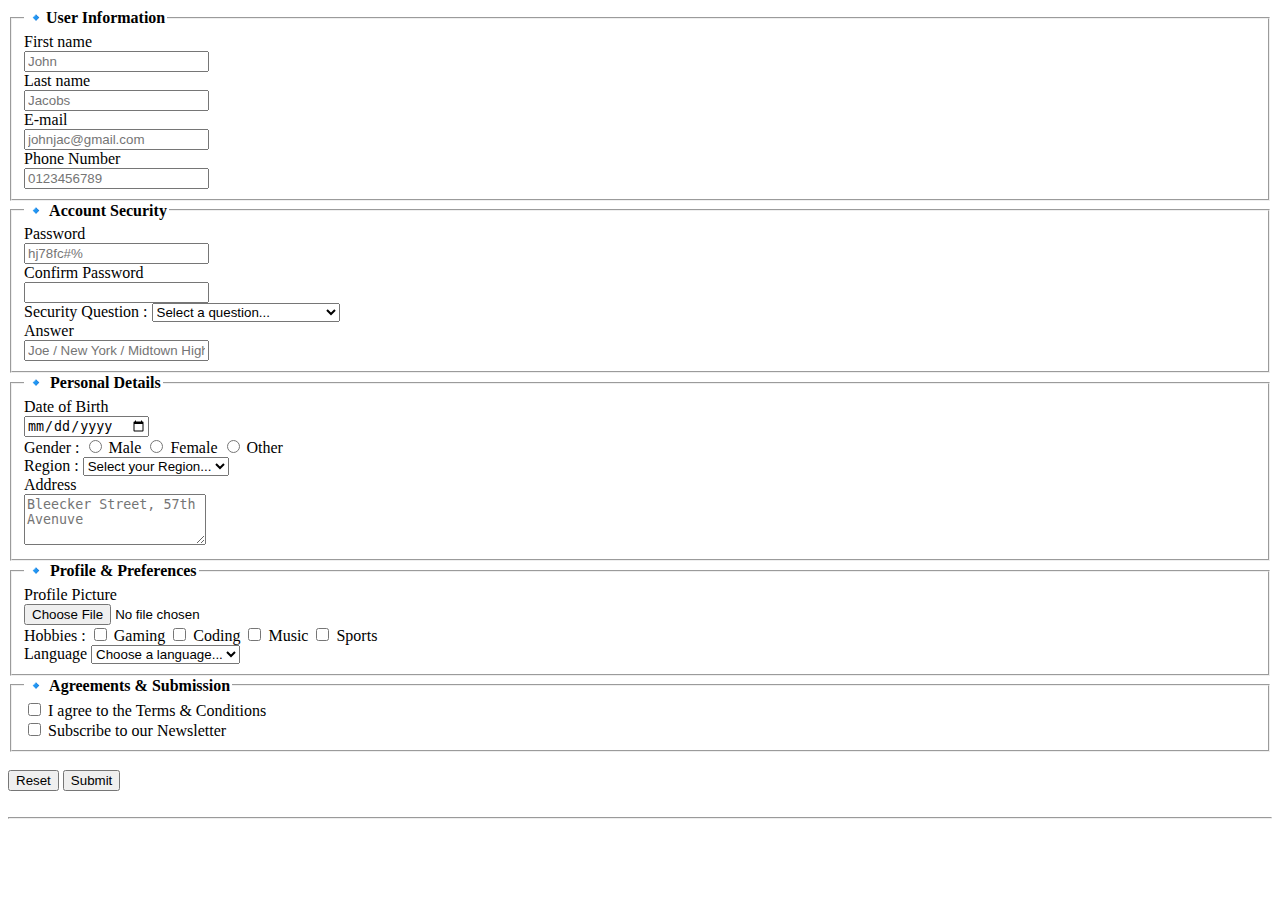
<file: playground/forms.html>
<!DOCTYPE html>
<html lang="en">
<head>
    <meta charset="UTF-8">
    <meta name="viewport" content="width=device-width, initial-scale=1.0">
    <title>Forms</title>
</head>
<body>
    <header></header>
    <main>
        <section>
            <form>
            <fieldset>
                <legend><strong>🔹User Information</strong></legend>
                    <!-- First Name -->
                    <label for="fname">First name</label><br>
                    <input type="text" id="fname" name="fname" placeholder="John" required minlength="3" maxlength="20"><br>
                
                    <!-- Last Name -->
                    <label for="lname">Last name</label> <br>
                    <input type="text" id="lname" name="lname" placeholder="Jacobs" minlength="3" maxlength="20"> <br>

                    <!-- E-mail -->
                    <label for="email">E-mail</label><br>
                    <input type="email" id="email" name="email" placeholder="johnjac@gmail.com" required><br>

                    <!-- Phone -->
                    <label for="phone">Phone Number</label><br>
                    <input type="tel" id="phone" name="phone" pattern="[0-9]{10}" placeholder="0123456789" required><br>

            </fieldset>

            <fieldset>
                <legend><strong>🔹 Account Security</strong></legend>
                <!-- Password -->
                <label for="pass">Password</label><br>
                <input type="password" id="pass" name="pass" placeholder="hj78fc#%" minlength="8" maxlength="16" required><br>

                <label for="confirm-pass">Confirm Password</label><br>
                <input type="password" id="confirm-pass" name="confirm-pass" minlength="8" maxlength="16" required><br>

                <!-- Security Question -->
                <label for="security-Q">Security Question :</label>
                <select name="security-Q" id="security-Q" required>
                    <option value="">Select a question...</option>
                    <option value="pet">What is your first pet name?</option>
                    <option value="school">What is your first school?</option>
                    <option value="city">In what city were you born?</option>
                </select><br>

                <label for="security-A">Answer</label><br>
                <input type="text" id="security-A" name="security-A" placeholder="Joe / New York / Midtown High School" required><br>
            </fieldset>

            <fieldset>
                <legend><strong>🔹 Personal Details</strong></legend>
                    <!-- Date of Birth -->
                    <label for="dob">Date of Birth</label><br>
                    <input type="date" id="dob" name="dob" required><br>
                
                    <!-- Gender -->
                    <label for="gender">Gender :</label>

                    <input type="radio" id="male" name="gender" value="male">
                    <label for="male">Male</label>

                    <input type="radio" id="female" name="gender" value="female">
                    <label for="female">Female</label>

                    <input type="radio" id="other" name="gender" value="other">
                    <label for="other">Other</label><br>

                    <!-- Region / Continent -->
                    <label for="Continent">Region :</label>
                    <select name="Continent" id="Continent" required>
                        <option value="">Select your Region...</option>
                        <option value="NA">North America</option>
                        <option value="SA">South America</option>
                        <option value="EU">Europe</option>
                        <option value="AS">Asia</option>
                        <option value="AUS">Australia</option>
                        <option value="AF">Africa</option>
                        <option value="AN">Antarctica</option>
                    </select><br>

                    <!-- Address -->
                    <label for="address">Address</label><br>
                    <textarea name="address" id="address" placeholder="Bleecker Street, 57th Avenuve" rows="3" required></textarea><br>
            </fieldset>

            <fieldset>
                <legend><strong>🔹 Profile & Preferences</strong></legend>

                    <!-- Profile Picutre -->
                    <label for="pfp">Profile Picture</label><br>
                    <input type="file" id="pfp" name="pfp" accept="image/*"><br>

                    <!-- Interests -->
                    <label for="interests">Hobbies :</label>
                    <input type="checkbox"  id="gaming" name="interests" value="Gaming">
                    <label for="gaming">Gaming</label>
                    <input type="checkbox" id="coding" name="interests" value="Coding">
                    <label for="coding">Coding</label>
                    <input type="checkbox" id="music" name="interests" value="Music">
                    <label for="music">Music</label>
                    <input type="checkbox" id="sports" name="interests" value="Sports">
                    <label for="sports">Sports</label><br>
                    
                    <!-- Languages -->
                     <label for="lang">Language</label>
                     <select name="lang" id="lang">
                        <option value="">Choose a language...</option>
                        <option value="English">English</option>
                        <option value="Spanish">Spanish</option>
                        <option value="French">French</option>
                        <option value="German">German</option>
                        <option value="Urdu">Urdu</option>
                        <option value="Hindi">Hindi</option>
                        <option value="Chinese">Chinese</option>
                        <option value="Japanese">Japanese</option>
                        <option value="Korean">Korean</option>
                    </select><br>
            </fieldset>

            <fieldset>
                <legend><strong>🔹 Agreements & Submission</strong></legend>
                    <!-- Terms and Conditions -->
                    <input type="checkbox" id="T&C" name="T&C" required>
                    <label for="T&C">I agree to the Terms & Conditions</label><br>

                    <!-- Newsletter Subscribe -->
                     <input type="checkbox" id="Newsletter" name="Newsletter">
                     <label for="Newsletter">Subscribe to our Newsletter</label>
            </fieldset>
            
                <br>

                    <div>
                        <!--Reset & Submit Button -->
                        <input type="reset">
                        <input type="submit">
                    </div>

                <br>
            </form>
        </section><hr>
    </main>
</body>
</html>
</file>
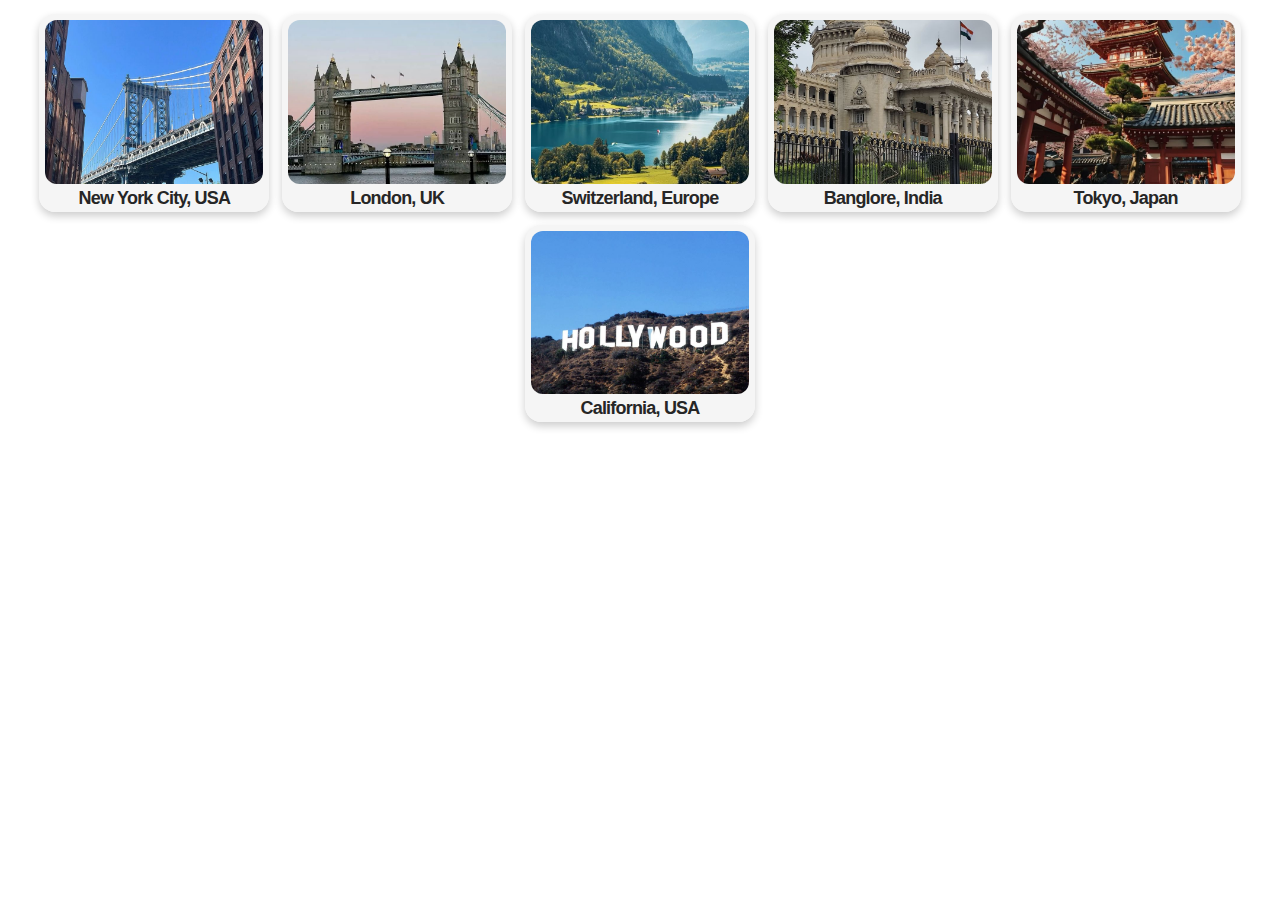
<file: playground/globalcities.html>
<!DOCTYPE html>
<html lang="en">
<head>
    <meta charset="UTF-8">
    <meta name="viewport" content="width=device-width, initial-scale=1.0">
    <link rel="stylesheet" href="/styles/globalcities.css">
    <title>Cities</title>
</head>
<body>
    <header></header>
    <main>
         <!-- 🔲 GLOBAL CITIES -->
     <div class="globalcities-container">
        <div class="globalcity newyork">
            <img src="/assets/images/global-cities/NewYork.jpeg" alt="NewYork, USA">
            <div class="cityinfo">New York City, USA</div>
        </div>

        <div class="globalcity london">
            <img src="/assets/images/global-cities/London.jpeg" alt="London, UK">
            <div class="cityinfo">London, UK</div>
        </div>

        <div class="globalcity switzerland">
            <img src="/assets/images/global-cities/Switzerland.jpeg" alt="Switzerland, Europe">
            <div class="cityinfo">Switzerland, Europe</div>
        </div>
        
        <div class="globalcity banglore">
            <img src="/assets/images/global-cities/Banglore.jpeg" alt="Banglore, India">
            <div class="cityinfo">Banglore, India</div>
        </div>
        
        <div class="globalcity tokyo">
            <img src="/assets/images/global-cities/Tokyo.jpeg" alt="Tokyo, Japan">
            <div class="cityinfo">Tokyo, Japan</div>
        </div>

        <div class="globalcity california">
            <img src="/assets/images/global-cities/California.jpeg" alt="California, USA">
            <div class="cityinfo">California, USA</div>
        </div>

     </div>
    </main>
</body>
</html>
</file>
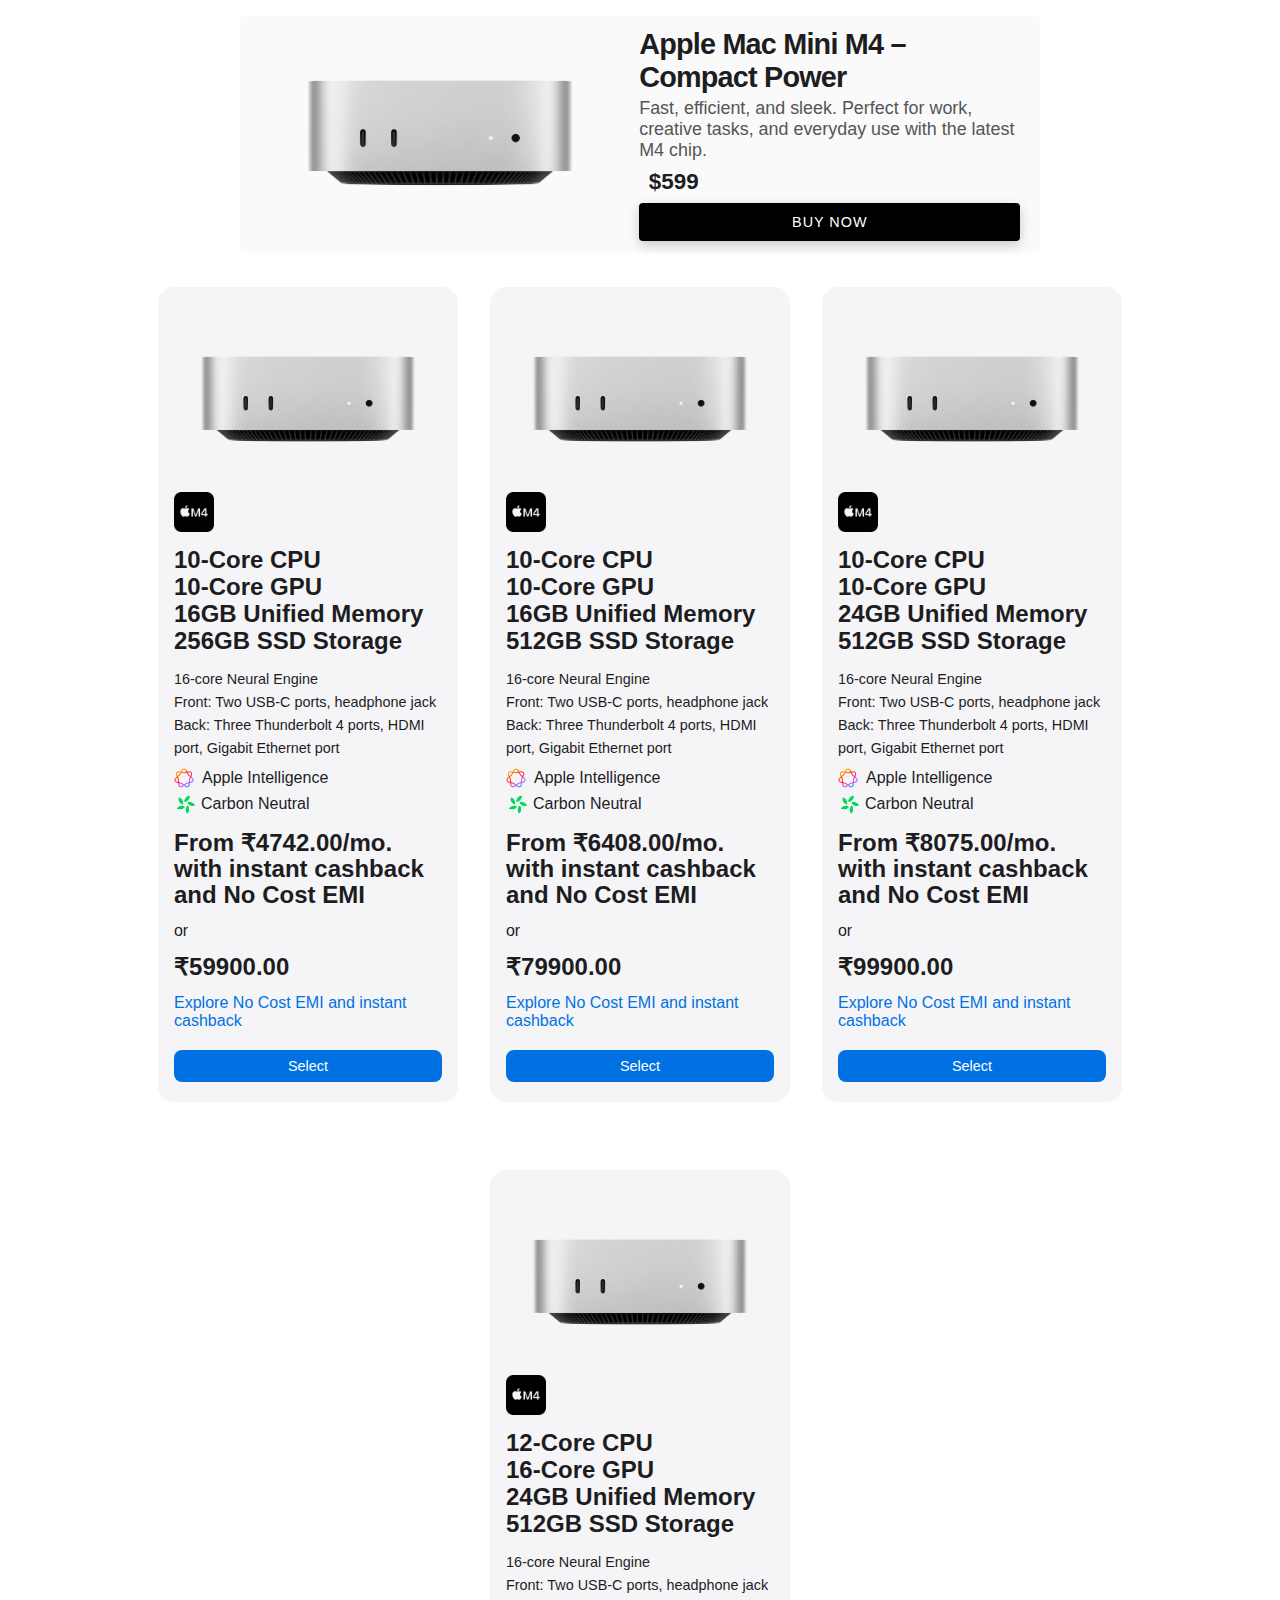
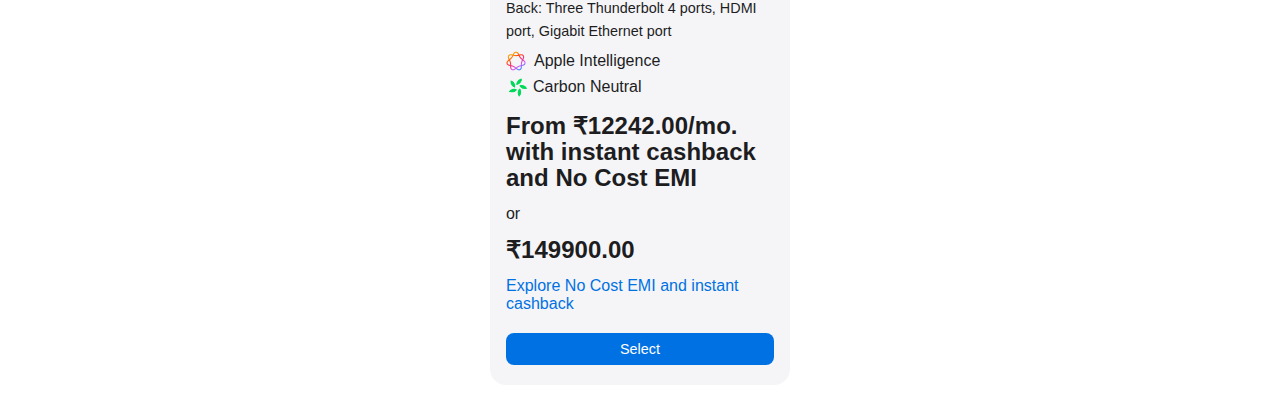
<file: playground/macmini.html>
<!DOCTYPE html>
<html lang="en">
<head>
    <meta charset="UTF-8">
    <meta name="viewport" content="width=device-width, initial-scale=1.0">
    <link rel="stylesheet" href="../styles/macmini.css">
    <title>MacMini</title>
</head>
<body>
    <header></header>
    <main>
        <!-- 🔲 PRODUCT CARD: MAC MINI (Compact View) -->
    <div class="macmini-product-card">
        <!-- 📷 Image Section -->
        <div class="macmini-img">
            <img src="../assets/images/macmini/Mac-mini-m4.jpg" alt="Apple Mac Mini M4 - sleek compact desktop">
        </div>

        <!-- 📝 Product Info -->
        <div class="macmini-info">
            <h2 class="macmini-title">Apple Mac Mini M4 – Compact Power</h2>
            <p class="macmini-description">Fast, efficient, and sleek. Perfect for work, creative tasks, and everyday use with the latest M4 chip.</p>
            <div class="macmini-price">$599</div>
            <button class="macmini-buy-btn">Buy Now</button>
        </div>
    </div>

    <!-- 🔲 PRODUCT CARD: MAC MINI (Detailed View) -->
    <div class="mac-mini-product-bundle-container">
        <!-- BUNDLE - 1 -->
        <div class="mac-mini-product-bundle">
            <!-- 📷 Product Image -->
            <div class="product-bundle-image">
                <img src="../assets/images/macmini/mac-mini.jpeg" alt="Mac mini">
            </div>

            <!-- 🧠 Specs & Details -->
            <div class="product-bundle-details">
                
                <!-- 🧩 Top Specs Group -->
                <div class="productbundle-title">
                    <!-- 🔹 Eyebrow Icon -->
                    <div class="macbundle-eyebrow">
                        <img src="../assets/images/macmini/mac-mini-m4-icon.png" alt="Mac mini M4 Chip">
                    </div>

                    <!-- 🔸 Basic Specs -->
                    <div class="product-bundle-specs-header">
                        <ul>
                            <li>10-Core CPU</li>
                            <li>10-Core GPU</li>
                            <li>16GB Unified Memory</li>
                            <li>256GB SSD Storage</li>
                        </ul>
                    </div>
                </div>

                <!-- 📋 Additional Specs -->
                <div class="product-bundle-specs-list">
                    <ul>
                        <li>16-core Neural Engine</li>
                        <li>Front: Two USB‑C ports, headphone jack</li>
                        <li>Back: Three Thunderbolt 4 ports, HDMI port, Gigabit Ethernet port</li> 
                    </ul>
                </div>

                <!-- 🌱 Attributes/Features (AI & Sustainability) -->
                <div class="mac-attr-feat-wrapper">
                    <!-- 🤖 Apple Intelligence -->
                    <div class="mac-attr-feat-ai">
                        <img src="../assets/images/macmini/store-feature-mac-btr-appleintelligence.png" alt="Apple Intelligence">
                        <span class="apple-ai">Apple Intelligence</span>
                    </div>

                    <!-- 🌍 Carbon Neutral -->
                    <div class="mac-attr-feat-cn">
                        <img src="../assets/images/macmini/store-mac-btr-carbonneutralityrating.png" alt="Carbon Neutral" width="18px">
                        <span class="apple-cn">Carbon Neutral</span>
                    </div> 
                </div>

                <!-- 💰 Pricing Section -->
                <div class="product-bundle-price-container">
                    <div class="current-price-typography">From ₹4742.00/mo. with instant cashback and No Cost EMI</div>
                    <div class="price-separator">or</div>
                    <div class="current-price-typography">₹59900.00</div>
                    <div class="price-explore-emi"><a href="#">Explore No Cost EMI and instant cashback</a></div>
                </div>

                <!-- 🛒 Action Button -->
                <button type="button" role="button" class="select-mac-product">Select</button>
            </div>
        </div>

        <!-- BUNDLE - 2 -->
        <div class="mac-mini-product-bundle">
            <!-- 📷 Product Image -->
            <div class="product-bundle-image">
                <img src="../assets/images/macmini/mac-mini.jpeg" alt="Mac mini">
            </div>

            <!-- 🧠 Specs & Details -->
            <div class="product-bundle-details">
                
                <!-- 🧩 Top Specs Group -->
                <div class="productbundle-title">
                    <!-- 🔹 Eyebrow Icon -->
                    <div class="macbundle-eyebrow">
                        <img src="../assets/images/macmini/mac-mini-m4-icon.png" alt="Mac mini M4 Chip">
                    </div>

                    <!-- 🔸 Basic Specs -->
                    <div class="product-bundle-specs-header">
                        <ul>
                            <li>10-Core CPU</li>
                            <li>10-Core GPU</li>
                            <li>16GB Unified Memory</li>
                            <li>512GB SSD Storage</li>
                        </ul>
                    </div>
                </div>

                <!-- 📋 Additional Specs -->
                <div class="product-bundle-specs-list">
                    <ul>
                        <li>16-core Neural Engine</li>
                        <li>Front: Two USB‑C ports, headphone jack</li>
                        <li>Back: Three Thunderbolt 4 ports, HDMI port, Gigabit Ethernet port</li> 
                    </ul>
                </div>

                <!-- 🌱 Attributes/Features (AI & Sustainability) -->
                <div class="mac-attr-feat-wrapper">
                    <!-- 🤖 Apple Intelligence -->
                    <div class="mac-attr-feat-ai">
                        <img src="../assets/images/macmini/store-feature-mac-btr-appleintelligence.png" alt="Apple Intelligence">
                        <span class="apple-ai">Apple Intelligence</span>
                    </div>

                    <!-- 🌍 Carbon Neutral -->
                    <div class="mac-attr-feat-cn">
                        <img src="../assets/images/macmini/store-mac-btr-carbonneutralityrating.png" alt="Carbon Neutral" width="18px">
                        <span class="apple-cn">Carbon Neutral</span>
                    </div> 
                </div>

                <!-- 💰 Pricing Section -->
                <div class="product-bundle-price-container">
                    <div class="current-price-typography">From ₹6408.00/mo. with instant cashback and No Cost EMI</div>
                    <div class="price-separator">or</div>
                    <div class="current-price-typography">₹79900.00</div>
                    <div class="price-explore-emi"><a href="#">Explore No Cost EMI and instant cashback</a></div>
                </div>

                <!-- 🛒 Action Button -->
                <button type="button" role="button" class="select-mac-product">Select</button>
            </div>
        </div>

        <!-- BUNDLE - 3 -->
        <div class="mac-mini-product-bundle">
            <!-- 📷 Product Image -->
            <div class="product-bundle-image">
                <img src="../assets/images/macmini/mac-mini.jpeg" alt="Mac mini">
            </div>

            <!-- 🧠 Specs & Details -->
            <div class="product-bundle-details">
                
                <!-- 🧩 Top Specs Group -->
                <div class="productbundle-title">
                    <!-- 🔹 Eyebrow Icon -->
                    <div class="macbundle-eyebrow">
                        <img src="../assets/images/macmini/mac-mini-m4-icon.png" alt="Mac mini M4 Chip">
                    </div>

                    <!-- 🔸 Basic Specs -->
                    <div class="product-bundle-specs-header">
                        <ul>
                            <li>10-Core CPU</li>
                            <li>10-Core GPU</li>
                            <li>24GB Unified Memory</li>
                            <li>512GB SSD Storage</li>
                        </ul>
                    </div>
                </div>

                <!-- 📋 Additional Specs -->
                <div class="product-bundle-specs-list">
                    <ul>
                        <li>16-core Neural Engine</li>
                        <li>Front: Two USB‑C ports, headphone jack</li>
                        <li>Back: Three Thunderbolt 4 ports, HDMI port, Gigabit Ethernet port</li> 
                    </ul>
                </div>

                <!-- 🌱 Attributes/Features (AI & Sustainability) -->
                <div class="mac-attr-feat-wrapper">
                    <!-- 🤖 Apple Intelligence -->
                    <div class="mac-attr-feat-ai">
                        <img src="../assets/images/macmini/store-feature-mac-btr-appleintelligence.png" alt="Apple Intelligence">
                        <span class="apple-ai">Apple Intelligence</span>
                    </div>

                    <!-- 🌍 Carbon Neutral -->
                    <div class="mac-attr-feat-cn">
                        <img src="../assets/images/macmini/store-mac-btr-carbonneutralityrating.png" alt="Carbon Neutral" width="18px">
                        <span class="apple-cn">Carbon Neutral</span>
                    </div> 
                </div>

                <!-- 💰 Pricing Section -->
                <div class="product-bundle-price-container">
                    <div class="current-price-typography">From ₹8075.00/mo. with instant cashback and No Cost EMI</div>
                    <div class="price-separator">or</div>
                    <div class="current-price-typography">₹99900.00</div>
                    <div class="price-explore-emi"><a href="#">Explore No Cost EMI and instant cashback</a></div>
                </div>

                <!-- 🛒 Action Button -->
                <button type="button" role="button" class="select-mac-product">Select</button>
            </div>
        </div>

        <!-- BUNDLE - 4 -->
        <div class="mac-mini-product-bundle">
            <!-- 📷 Product Image -->
            <div class="product-bundle-image">
                <img src="../assets/images/macmini/mac-mini.jpeg" alt="Mac mini">
            </div>

            <!-- 🧠 Specs & Details -->
            <div class="product-bundle-details">
                
                <!-- 🧩 Top Specs Group -->
                <div class="productbundle-title">
                    <!-- 🔹 Eyebrow Icon -->
                    <div class="macbundle-eyebrow">
                        <img src="../assets/images/macmini/mac-mini-m4-icon.png" alt="Mac mini M4 Chip">
                    </div>

                    <!-- 🔸 Basic Specs -->
                    <div class="product-bundle-specs-header">
                        <ul>
                            <li>12-Core CPU</li>
                            <li>16-Core GPU</li>
                            <li>24GB Unified Memory</li>
                            <li>512GB SSD Storage</li>
                        </ul>
                    </div>
                </div>

                <!-- 📋 Additional Specs -->
                <div class="product-bundle-specs-list">
                    <ul>
                        <li>16-core Neural Engine</li>
                        <li>Front: Two USB‑C ports, headphone jack</li>
                        <li>Back: Three Thunderbolt 4 ports, HDMI port, Gigabit Ethernet port</li> 
                    </ul>
                </div>

                <!-- 🌱 Attributes/Features (AI & Sustainability) -->
                <div class="mac-attr-feat-wrapper">
                    <!-- 🤖 Apple Intelligence -->
                    <div class="mac-attr-feat-ai">
                        <img src="../assets/images/macmini/store-feature-mac-btr-appleintelligence.png" alt="Apple Intelligence">
                        <span class="apple-ai">Apple Intelligence</span>
                    </div>

                    <!-- 🌍 Carbon Neutral -->
                    <div class="mac-attr-feat-cn">
                        <img src="../assets/images/macmini/store-mac-btr-carbonneutralityrating.png" alt="Carbon Neutral" width="18px">
                        <span class="apple-cn">Carbon Neutral</span>
                    </div> 
                </div>

                <!-- 💰 Pricing Section -->
                <div class="product-bundle-price-container">
                    <div class="current-price-typography">From ₹12242.00/mo. with instant cashback and No Cost EMI</div>
                    <div class="price-separator">or</div>
                    <div class="current-price-typography">₹149900.00</div>
                    <div class="price-explore-emi"><a href="#">Explore No Cost EMI and instant cashback</a></div>
                </div>

                <!-- 🛒 Action Button -->
                <button type="button" role="button" class="select-mac-product">Select</button>
            </div>
        </div>
    </div>
    </main>
</body>
</html>
</file>
<file: assets/style.css>
/* selector { property: value property: value } */

body {
    font: 400 1rem/1.6 "Arial", sans-serif;
    background-color: white;
    color: #000000;
  }

  h1 {
    font-size: clamp(1.5 rem, 5vw, 4.8rem);  /* 1rem = 10px brain hack */
    line-height: 1.2;
    letter-spacing: -0.5px;
  }
</file>
<file: e-com/style.css>
body {
    font-family: 'Open Sans', 'Helvetica Neue', sans-serif;
    background: white;
}
/* --- M A C - M I N I --- */
.macmini-product-card {
    display: flex;
    flex-direction: row;
    width: 100%;
    max-width: 800px;
    padding: 0.6rem;
    gap: 0.6rem;
    margin: 1rem auto;
    background: #fafafa;;
    /* border: 1px solid gray; */
    border-radius: 6px;
    font-family: 'Open Sans', 'Helvetica Neue', sans-serif;
}
.macmini-img img{
    width: 100%;
    max-width: 380px;
    object-fit: cover;
    border-radius: 8px; 
}
.macmini-info {
    /* gap: 0.4rem; */
    padding-right: 10px;
    display: flex;
    flex-direction: column;
    align-items: flex-start;
    justify-content: space-around;
    flex: 1;
    background: #fafafa;
}
.macmini-title {
    font-size: 1.8rem;
    /* height: 50%; */
    letter-spacing: -0.8px;
    padding: 0;
    margin: 0;
    color: #1D1D1F;
}
.macmini-description {
    font-size: 1rem;
    font-weight: 500;
    letter-spacing: -0.4px;
    color: #555;
    padding: 0;
    margin: 0;
} 
.macmini-price {
    font-size: 1.3rem;
    font-weight: 600;
    letter-spacing: -0.8px;
    color: #1D1D1F;
    /* background: #f5f5f5; */
    padding: 0.2rem 0.6rem;
    display: inline-block;
}
.macmini-buy-btn {
    width: 100%;
    padding: 0.7rem;
    border: none;
    color: white;
    background: black;
    font-size: 0.9rem;
    border-radius: 4px;
    cursor: pointer;
    transition: 0.2s ease-out;
    font-weight: 500;
    /* Polished CHATGPT */
    box-shadow: 0 4px 12px rgba(0, 0, 0, 0.2);
    text-transform: uppercase;
    letter-spacing: 1px;
}
.macmini-buy-btn a {
    text-decoration: none;
    color: white;
}
.macmini-buy-btn:hover {
    opacity: 0.9;
}
@media (max-width: 768px) {
    .macmini-product-card {
        flex-direction: column;
        align-items: center;
        text-align: center;
    }
    .macmini-info {
        align-items: center;
    }
    .macmini-img {
        max-width: 100%;
    }
}


.mac-mini-product-bundle {
    margin: 18px auto;
    padding: 0 16px;
    width: 100%;
    max-width: 313.33px;
    display: flex;
    flex-direction: column;
    color: #1D1D1F;
    letter-spacing: -0.4px;
    background: #f5f5f7;
    border-radius: 16px;
    flex: 1;
}
.product-bundle-image img {
    width: 100%;
    /* max-width: 340px; */
    /* max-height: 270px; */
    aspect-ratio: 4 / 3;
    object-fit: cover;
    border-radius: 4px;
}
.macbundle-eyebrow img {
    width: 100%;
    max-width: 51px;
    padding: 0 0 10px;
    flex: 1;
}
.product-bundle-specs-para p {
    margin: 0;
}
.product-bundle-specs-para {
    margin: 0;
    display: flex;
    flex-direction: column;
    font-weight: 600;
    line-height: 30px;
}
.product-bundle-specs-list p {
    margin: 0;
}
.product-bundle-specs-list {
    margin: 0;
    display: flex;
    flex-direction: column;
    line-height: 23px;
    font-size: 0.9rem;
}
.mac-attr-feat-wrapper {
    display: flex;
    flex-direction: column;
    gap: 2px;
    margin-top: 8px;
}
.mac-attr-feat-ai {
    display: flex;
    flex-direction: row;
    align-items: center;
    justify-content: flex-start;
    gap: 6px;
}
.mac-attr-feat-cn {
    display: flex;
    flex-direction: row;
    align-items: center;
    justify-content: flex-start;
    gap: 6px;
}
.mac-attr-feat-cn img {
    padding-left: 2px;
}
</file>
<file: ui-playground/style.css>
*, *::before, *::after {
    padding: 0;
    margin: 0;
    box-sizing: border-box;
}
body {
    font-family: -apple-system, BlinkMacSystemFont, 'Segoe UI', Roboto, Oxygen, Ubuntu, Cantarell, 'Open Sans', 'Helvetica Neue', sans-serif;
    background: white;
}
.item1 {
    font-family: -apple-system, BlinkMacSystemFont, 'Segoe UI', Roboto, Oxygen, Ubuntu, Cantarell, 'Open Sans', 'Helvetica Neue', sans-serif;
    font-weight: 600; 
    font-size: 2.5rem;
    padding: 1px;
    margin: 1px;
    border: 3px solid black;
    border-radius: 2px;
    background: #FFC40C;
    color: black;

    display: flex;
    justify-content: center;
    align-items: center;
}
.grid-item {
    font-family: -apple-system, BlinkMacSystemFont, 'Segoe UI', Roboto, Oxygen, Ubuntu, Cantarell, 'Open Sans', 'Helvetica Neue', sans-serif;
    font-weight: 600; 
    /* font-size: 2.5rem; */
    font-size: 2.5rem;
    border: 2px solid var(--color-border);
    border-radius: 4px;
    background: #0A0A0A;  
    color: white;
    /* LAYOUT */
    display: flex;
    justify-content: center; /* Horizontal */
    align-items: center;     /* Vertical */
}
.grid-playground {
    display: flex;
    flex-direction: column;
    justify-content: space-around; /* Center horizontally */
    align-items: flex-start;    /* Center vertically */ 
    border: 3px solid black;
    border-radius: 2px;
    background: white ;
    padding: 15px;
    gap: 25px;
}
/* Grid-Container-1 */
.grid-container-1 {
    display: grid;
    grid-template-rows: repeat(6, 60px);
    grid-template-columns: repeat(6, 60px);
    outline: 2px dashed black; /* Highlight container */
    grid-auto-columns: 120px;
    grid-auto-flow: column;
    gap: 1px;
    padding: 15px;
}
.item-01 {
    grid-row: 1 / 5;
    grid-column:1 / 5;
}
.item-02 {
    grid-row: 5 / 7;
    grid-column:5 / 7;
}
.item-03 {
    grid-row: 1 / 5;
    grid-column:5 / 7;
}
.item-04 {
    grid-row: 5 / 7;
    grid-column:1 / 5;
}
/* Grid-Container-2 */
.grid-container-2 {
    display: grid;
    grid-template-rows: repeat(10, 45px);
    grid-template-columns: minmax(40px, 2fr) repeat(10, minmax(30px, 1fr)) minmax(40px, 2fr);
    outline: 2px solid black;
    background: #7FFF00;
    grid-gap: 1px;
    padding: 1px;
}
.grid-item-11 { grid-row: 1 / 3; grid-column: 2 / 4; }
.grid-item-12 { grid-row: 5 / 6; grid-column: 2 / 4; }
.grid-item-13 { grid-row: 3 / 5; grid-column: 2 / 7; }
.grid-item-14 { grid-row: 1 / 3; grid-column: 4 / 7; }
.grid-item-15 { grid-row: 5 / 6; grid-column: 4 / 7; }
.grid-item-16 { grid-area: 6 / 2 / 11 / 7; }
.grid-item-17 { grid-area: 1 / 7 / 6 / 12; }
.grid-item-18 { grid-area: 6 / 7 / 8 / 9; }
.grid-item-19 { grid-area: 6 / 9 / 8 / 12; }
.grid-item-20 { grid-area: 8 / 7 / 10 / 12; }
.grid-item-21 { grid-area: 10 / 7 / 11 / 9; }
.grid-item-22 { grid-area: 10 / 9 / 11 / 12; }
.grid-item-23 { grid-area: 1 / 1 / 11 / 2; }
.grid-item-24 { grid-area: 1 / 12 / 11 / 13; }

/* Grid-Container-3 */
.grid-playground .grid-container-3rd h3 {
    display: flex;
    width: 100%;
    justify-content: center;
    font-size: 2rem;
    letter-spacing: -0.9px;
}
/* Layout-1 */
.grid-container-3-layout-1 {
    display: grid;
    grid-template-rows: 2fr 10fr 2fr;
    grid-template-columns: 180px 380px;
    grid-template-areas: 
    'header header'
    'sidebar content'
    'sponsor sponsor'
    'footer footer';
    outline: 2px solid black;
    background: #7FFF00;
    grid-gap: 2px;
    padding: 4px;
}
.header {
    grid-area: header;
}
.sidebar {
    grid-area: sidebar;
}
.content {
    grid-area: content;
}
.footer {
    grid-area: footer;
}
.sponsor {
    grid-area: sponsor;
}
/* Layout-2 */
.grid-container-3-layout-2 {
    display: grid;
    grid-template-rows: 2fr 10fr 2fr;
    grid-template-columns: 180px 380px 180px;
    grid-template-areas: 
    'header header header'
    'left main right'
    'footer footer footer';
    outline: 2px solid black;
    background: #7FFF00;
    grid-gap: 2px;
    padding: 4px;
}
.header {
    grid-area: header;
}
.left {
    grid-area: left;
}
.main {
    grid-area: main;
}
.right {
    grid-area: right;
}
.footer {
    grid-area: footer;
}
.grid-container-3-layout-3 {
    display: grid;
    grid-template-rows: 1fr 3fr 1fr 1fr;
    grid-template-columns: 320px;
    grid-template-areas: 
    'header'
    'main'
    'sponsor'
    'footer';
    outline: 2px solid black;
    background: #7FFF00;
    grid-gap: 2px;
    padding: 4px;
}
.header {
    grid-area: header;
}
.main {
    grid-area: main;
}
.sponsor {
    grid-area: sponsor;
}
.footer {
    grid-area: footer;
}
/* Container-4 */
.grid-container-4th {
    padding: 2px;
    width: 70%;
    display: flex;
    flex-direction: row;
    align-items: center;
    flex-wrap: wrap;
    gap: 1px;
}
.grid-item1 {
    font-family: -apple-system, BlinkMacSystemFont, 'Segoe UI', Roboto, Oxygen, Ubuntu, Cantarell, 'Open Sans', 'Helvetica Neue', sans-serif;
    font-weight: 600; 
    /* font-size: 2.5rem; */
    font-size: 2.5rem;
    border: 2px solid var(--color-border);
    border-radius: 4px;
    background: #0A0A0A;  
    color: white;
    text-align: center;
    /* LAYOUT */
    width: 175px;   
    flex-grow: 1;
}
/* --- M A C - M I N I --- */
.macmini-product-card {
    /* max-width: 1240px; */
    width: fit-content;
    height: auto;
    padding: 8px 8px 14px 8px;
    margin: 8px 10px;
    border: 2px solid gray;
    border-radius: 10px;

    display: flex;
    flex-direction: column;
    justify-content: center;
    align-content: center;
    gap: 0.7rem;
    font-family: Arial, Helvetica, sans-serif;
}
.macmini-img {
    display: flex;
    justify-content: center;
    align-items: center;
    max-width: 100%;
    width: 100%;
    object-fit: cover;
}
.macmini-info {
    display: flex;
    flex-direction: column;
    gap: 5px;
}
.macmini-title {
    display: flex;
    justify-content: center;
    height: auto;
    max-width: 180px;
    width: 100%;
}
.macmini-title> h2 {
    flex-grow: 1;
    margin: 0;
    width: 100%; 
    letter-spacing: -0.9px;
}
.macmini-descrp {
    display: flex;
    justify-content: flex-start;
    align-items: center;
    /* max-width: 280px; */
    width: 100%;
    height: auto;
}
.macmini-descrp p {
    flex-grow: 1;
    margin: 0;
    width: 100%;  /* Optional: ensures the paragraph uses available space */
    width: 221px;
    font-weight: 500;
    letter-spacing: -0.45px;
}
.macmini-CTA {
    display: flex;
    justify-content: space-around;
    gap: 100px;
}
.macmini-price {
    display: inline-flex;
    font-weight: 600;
}
.macmini-buy-btn {
    text-decoration: underline;
}
</file>
<file: 🔧ui-playground/style.css>
*, *::before, *::after {
    padding: 0;
    margin: 0;
    box-sizing: border-box;
}
body {
    font-family: -apple-system, BlinkMacSystemFont, 'Segoe UI', Roboto, Oxygen, Ubuntu, Cantarell, 'Open Sans', 'Helvetica Neue', sans-serif;
    background: white;
}
.item1 {
    font-family: -apple-system, BlinkMacSystemFont, 'Segoe UI', Roboto, Oxygen, Ubuntu, Cantarell, 'Open Sans', 'Helvetica Neue', sans-serif;
    font-weight: 600; 
    font-size: 2.5rem;
    padding: 1px;
    margin: 1px;
    border: 3px solid black;
    border-radius: 2px;
    background: #FFC40C;
    color: black;

    display: flex;
    justify-content: center;
    align-items: center;
}
.grid-item {
    font-family: -apple-system, BlinkMacSystemFont, 'Segoe UI', Roboto, Oxygen, Ubuntu, Cantarell, 'Open Sans', 'Helvetica Neue', sans-serif;
    font-weight: 600; 
    /* font-size: 2.5rem; */
    font-size: 2.5rem;
    border: 2px solid var(--color-border);
    border-radius: 4px;
    background: #0A0A0A;  
    color: white;
    /* LAYOUT */
    display: flex;
    justify-content: center; /* Horizontal */
    align-items: center;     /* Vertical */
}
.grid-playground {
    display: flex;
    flex-direction: column;
    justify-content: space-around; /* Center horizontally */
    align-items: flex-start;    /* Center vertically */ 
    border: 3px solid black;
    border-radius: 2px;
    background: white ;
    padding: 15px;
    gap: 25px;
}
/* Grid-Container-1 */
.grid-container-1 {
    display: grid;
    grid-template-rows: repeat(6, 60px);
    grid-template-columns: repeat(6, 60px);
    outline: 2px dashed black; /* Highlight container */
    grid-auto-columns: 120px;
    grid-auto-flow: column;
    gap: 1px;
    padding: 15px;
}
.item-01 {
    grid-row: 1 / 5;
    grid-column:1 / 5;
}
.item-02 {
    grid-row: 5 / 7;
    grid-column:5 / 7;
}
.item-03 {
    grid-row: 1 / 5;
    grid-column:5 / 7;
}
.item-04 {
    grid-row: 5 / 7;
    grid-column:1 / 5;
}
/* Grid-Container-2 */
.grid-container-2 {
    display: grid;
    grid-template-rows: repeat(10, 45px);
    grid-template-columns: minmax(40px, 2fr) repeat(10, minmax(30px, 1fr)) minmax(40px, 2fr);
    outline: 2px solid black;
    background: #7FFF00;
    grid-gap: 1px;
    padding: 1px;
}
.grid-item-11 { grid-row: 1 / 3; grid-column: 2 / 4; }
.grid-item-12 { grid-row: 5 / 6; grid-column: 2 / 4; }
.grid-item-13 { grid-row: 3 / 5; grid-column: 2 / 7; }
.grid-item-14 { grid-row: 1 / 3; grid-column: 4 / 7; }
.grid-item-15 { grid-row: 5 / 6; grid-column: 4 / 7; }
.grid-item-16 { grid-area: 6 / 2 / 11 / 7; }
.grid-item-17 { grid-area: 1 / 7 / 6 / 12; }
.grid-item-18 { grid-area: 6 / 7 / 8 / 9; }
.grid-item-19 { grid-area: 6 / 9 / 8 / 12; }
.grid-item-20 { grid-area: 8 / 7 / 10 / 12; }
.grid-item-21 { grid-area: 10 / 7 / 11 / 9; }
.grid-item-22 { grid-area: 10 / 9 / 11 / 12; }
.grid-item-23 { grid-area: 1 / 1 / 11 / 2; }
.grid-item-24 { grid-area: 1 / 12 / 11 / 13; }

/* Grid-Container-3 */
.grid-playground .grid-container-3rd h3 {
    display: flex;
    width: 100%;
    justify-content: center;
    font-size: 2rem;
    letter-spacing: -0.9px;
}
/* Layout-1 */
.grid-container-3-layout-1 {
    display: grid;
    grid-template-rows: 2fr 10fr 2fr;
    grid-template-columns: 180px 380px;
    grid-template-areas: 
    'header header'
    'sidebar content'
    'sponsor sponsor'
    'footer footer';
    outline: 2px solid black;
    background: #7FFF00;
    grid-gap: 2px;
    padding: 4px;
}
.header {
    grid-area: header;
}
.sidebar {
    grid-area: sidebar;
}
.content {
    grid-area: content;
}
.footer {
    grid-area: footer;
}
.sponsor {
    grid-area: sponsor;
}
/* Layout-2 */
.grid-container-3-layout-2 {
    display: grid;
    grid-template-rows: 2fr 10fr 2fr;
    grid-template-columns: 180px 380px 180px;
    grid-template-areas: 
    'header header header'
    'left main right'
    'footer footer footer';
    outline: 2px solid black;
    background: #7FFF00;
    grid-gap: 2px;
    padding: 4px;
}
.header {
    grid-area: header;
}
.left {
    grid-area: left;
}
.main {
    grid-area: main;
}
.right {
    grid-area: right;
}
.footer {
    grid-area: footer;
}
.grid-container-3-layout-3 {
    display: grid;
    grid-template-rows: 1fr 3fr 1fr 1fr;
    grid-template-columns: 320px;
    grid-template-areas: 
    'header'
    'main'
    'sponsor'
    'footer';
    outline: 2px solid black;
    background: #7FFF00;
    grid-gap: 2px;
    padding: 4px;
}
.header {
    grid-area: header;
}
.main {
    grid-area: main;
}
.sponsor {
    grid-area: sponsor;
}
.footer {
    grid-area: footer;
}
</file>
<file: styles/globalcities.css>
/* 🔲 GLOBAL CITIES */
.globalcities-container {
    display: flex;
    justify-content: center;
    align-items: center;
    flex-wrap: wrap;
    gap: 0.8rem;
    padding: 0.4rem;
}
.globalcity {
    flex: 0 1 230px; /* Sets the width of each city */
    border-radius: 16px;
    overflow: hidden; /* Hides the overflowing content */
    background: #f5f5f5;
    box-shadow: 0 4px 8px rgba(0, 0, 0, 0.2);
    transition: transform 0.3s ease;
    cursor: pointer;
    box-sizing: border-box; /* Makes the border-radius work */
}
.globalcity:hover {
    transform: scale(1.02);
}
 /* TODO: Responsive aspect ratio of img [ IMP SNIPPET ]  */
.globalcity img {
    width: calc(100% - 12px); /** Adjusts the width of the image **/
    height: calc(100% - 12px); /** Adjusts the height of the image */
    margin: 6px 6px 2px 6px; /** Adjusts the margins of the image */
    border-radius: 12px;
    aspect-ratio: 4 / 3; /** Sets the aspect ratio of the image */
    object-fit: cover; /** Ensures the image is fully visible */
    height: auto; 
    display: block; /** Removes any extra whitespace around the image */
}
.cityinfo {
    background: #f5f5f5;
    color: #262626;
    text-align: center;
    padding: 2px 0 3px;
    font-family: 'Open Sans', 'Helvetica Neue', sans-serif;
    font-size: 1.125rem;
    font-weight: 600;
    letter-spacing: -0.8px;
    border-radius: 20px;
}
@media (max-width: 768px) {
    .globalcity{
         box-shadow: 0 2px 4px rgba(0, 0, 0, 0.2);
    }
    .globalcity img {
        flex: 1 1 auto;
        /* aspect-ratio: 6 / 3; */
    }
    .cityinfo {
        padding: 2px 0 3px;
        font-size: 1rem;
        letter-spacing: -0.6px;
    }
}
</file>
<file: styles/macmini.css>
/* --- M A C - M I N I --- */
.macmini-product-card {
    display: flex;
    flex-direction: row;
    width: 100%;
    max-width: 800px;
    padding: 0.6rem;
    gap: 0.6rem;
    margin: 1rem auto;
    background: #fafafa;
    box-sizing: border-box;
    border-radius: 6px;
    font-family: 'Open Sans', 'Helvetica Neue', sans-serif;
}
.macmini-img img{
    width: 100%;
    max-width: 380px;
    object-fit: cover;
    border-radius: 8px; 
}
.macmini-info {
    /* gap: 0.4rem; */
    padding-right: 10px;
    display: flex;
    flex-direction: column;
    align-items: flex-start;
    justify-content: space-around;
    flex: 1;
    background: #fafafa;
}
.macmini-title {
    font-size: 1.8rem;
    /* height: 50%; */
    letter-spacing: -0.8px;
    padding: 0;
    margin: 0;
    color: #1D1D1F;
}
.macmini-description {
    font-size: 1.12rem;
    font-weight: 500;
    color: #555;
    padding: 0;
    margin: 0;
} 
.macmini-price {
    font-size: 1.4rem;
    font-weight: 600;
    color: #1D1D1F;
    padding: 0.2rem 0.6rem;
    display: inline-block;
}
.macmini-buy-btn {
    width: 100%;
    padding: 0.7rem;
    border: none;
    color: white;
    background: black;
    font-size: 0.9rem;
    border-radius: 4px;
    cursor: pointer;
    transition: 0.2s ease-out;
    font-weight: 500;
    /* Polished CHATGPT */
    box-shadow: 0 4px 12px rgba(0, 0, 0, 0.2);
    text-transform: uppercase;
    letter-spacing: 1px;
}
.macmini-buy-btn:hover {
    opacity: 0.9;
}
@media (max-width: 768px) {
    .macmini-product-card {
        flex-direction: column;
        align-items: center;
        text-align: center;
    }
    .macmini-info {
        align-items: center;
    }
    .macmini-img {
        max-width: 100%;
    }
}

.mac-mini-product-bundle-container {
    display: flex;
    flex-wrap: wrap;
    justify-content: center;
    gap: 2rem;
}
.mac-mini-product-bundle {
    margin: 18px 0;
    padding: 0 16px 10px;
    /* width: 313.33px; */
    max-width: 100%;
    min-width: 300px;
    display: flex;
    flex-direction: column;
    box-sizing: border-box;
    flex: 0 1 300px;
    font-family: 'Open Sans', 'Helvetica Neue', sans-serif;
    color: #1D1D1F;
    background: #f5f5f7;
    border-radius: 16px;
}
.product-bundle-details {
    display: flex;
    flex-direction: column;
    gap: 0px;
}
.product-bundle-title {
    display: flex;
    flex-direction: column;
    gap: 10px;
}
.product-bundle-image img {
    width: 100%;
    /* max-width: 340px; */
    /* max-height: 270px; */
    aspect-ratio: 4 / 3;
    object-fit: cover;
    border-radius: 4px;
}
.macbundle-eyebrow img {
    width: 100%;
    max-width: 40px;
    object-fit: cover;
    padding: 0 0 10px;
    flex: 1;
}
.product-bundle-specs-header ul {
    margin: 0;
}
.product-bundle-specs-header ul{
    margin: 0;
    padding: 0;
    display: flex;
    flex-direction: column;
    font-weight: 600;
    line-height: 27px;
    font-size: 1.5rem;
}
.product-bundle-specs-header li {
    list-style: none;
}
.product-bundle-specs-list {
    padding-top: 14px;
}
.product-bundle-specs-list ul {
    margin: 0;
    padding: 0;
    display: flex;
    flex-direction: column;
    gap: 0px;
}
.product-bundle-specs-list li {
    margin: 0;
    padding: 0;
    list-style: none;
    display: flex;
    flex-direction: column;
    line-height: 23px;
    font-size: 0.9rem;
}
.mac-attr-feat-wrapper {
    display: flex;
    flex-direction: column;
    gap: 6px;
    margin-top: 8px;
}
.mac-attr-feat-ai {
    display: flex;
    flex-direction: row;
    align-items: center;
    justify-content: flex-start;
    gap: 4px;
}
.mac-attr-feat-ai img {
    width: 100%;
    max-width: 20px;
}
.apple-ai {
    padding-left: 4px;
}
.mac-attr-feat-cn {
    display: flex;
    flex-direction: row;
    align-items: center;
    justify-content: flex-start;
    gap: 4px;
}
.mac-attr-feat-cn img {
    width: 100%;
    max-width: 20px;
    padding-left: 3px;
}
.product-bundle-price-container {
    display: flex;
    flex-direction: column;
    gap: 0px;
    padding: 8px 0;
}
.current-price-typography {
    padding: 8px 0;
    font-size: 1.5rem;
    font-weight: 600;
    line-height: 26px;
    letter-spacing: 0.025px;
}
.price-separator {
    padding: 6px 0;
    letter-spacing: -0.125px;
}
.price-explore-emi {
    margin: 6px 0;
}
.price-explore-emi a {
    text-decoration: none;
    color: #0071E3;
    letter-spacing: 0.015px;
}
.price-explore-emi a:hover {
    text-decoration-line: underline;
}
.select-mac-product {
    border: none;
    color: white;
    background: #0071E3;
    width: 100%;
    font-size: 0.9rem;
    padding: 8px 15px;
    margin: 6px 0 10px;
    border-radius: 8px;
    cursor: pointer;
    transition: 0.3s ease-in-out;
}
.select-mac-product:hover {
    opacity: 0.895;
}
@media (max-width:1335px) {
    .mac-mini-product-bundle-container {
    /* flex-direction: column; */
    justify-content: center;
    /* flex-wrap: wrap; */
}
}
</file>
